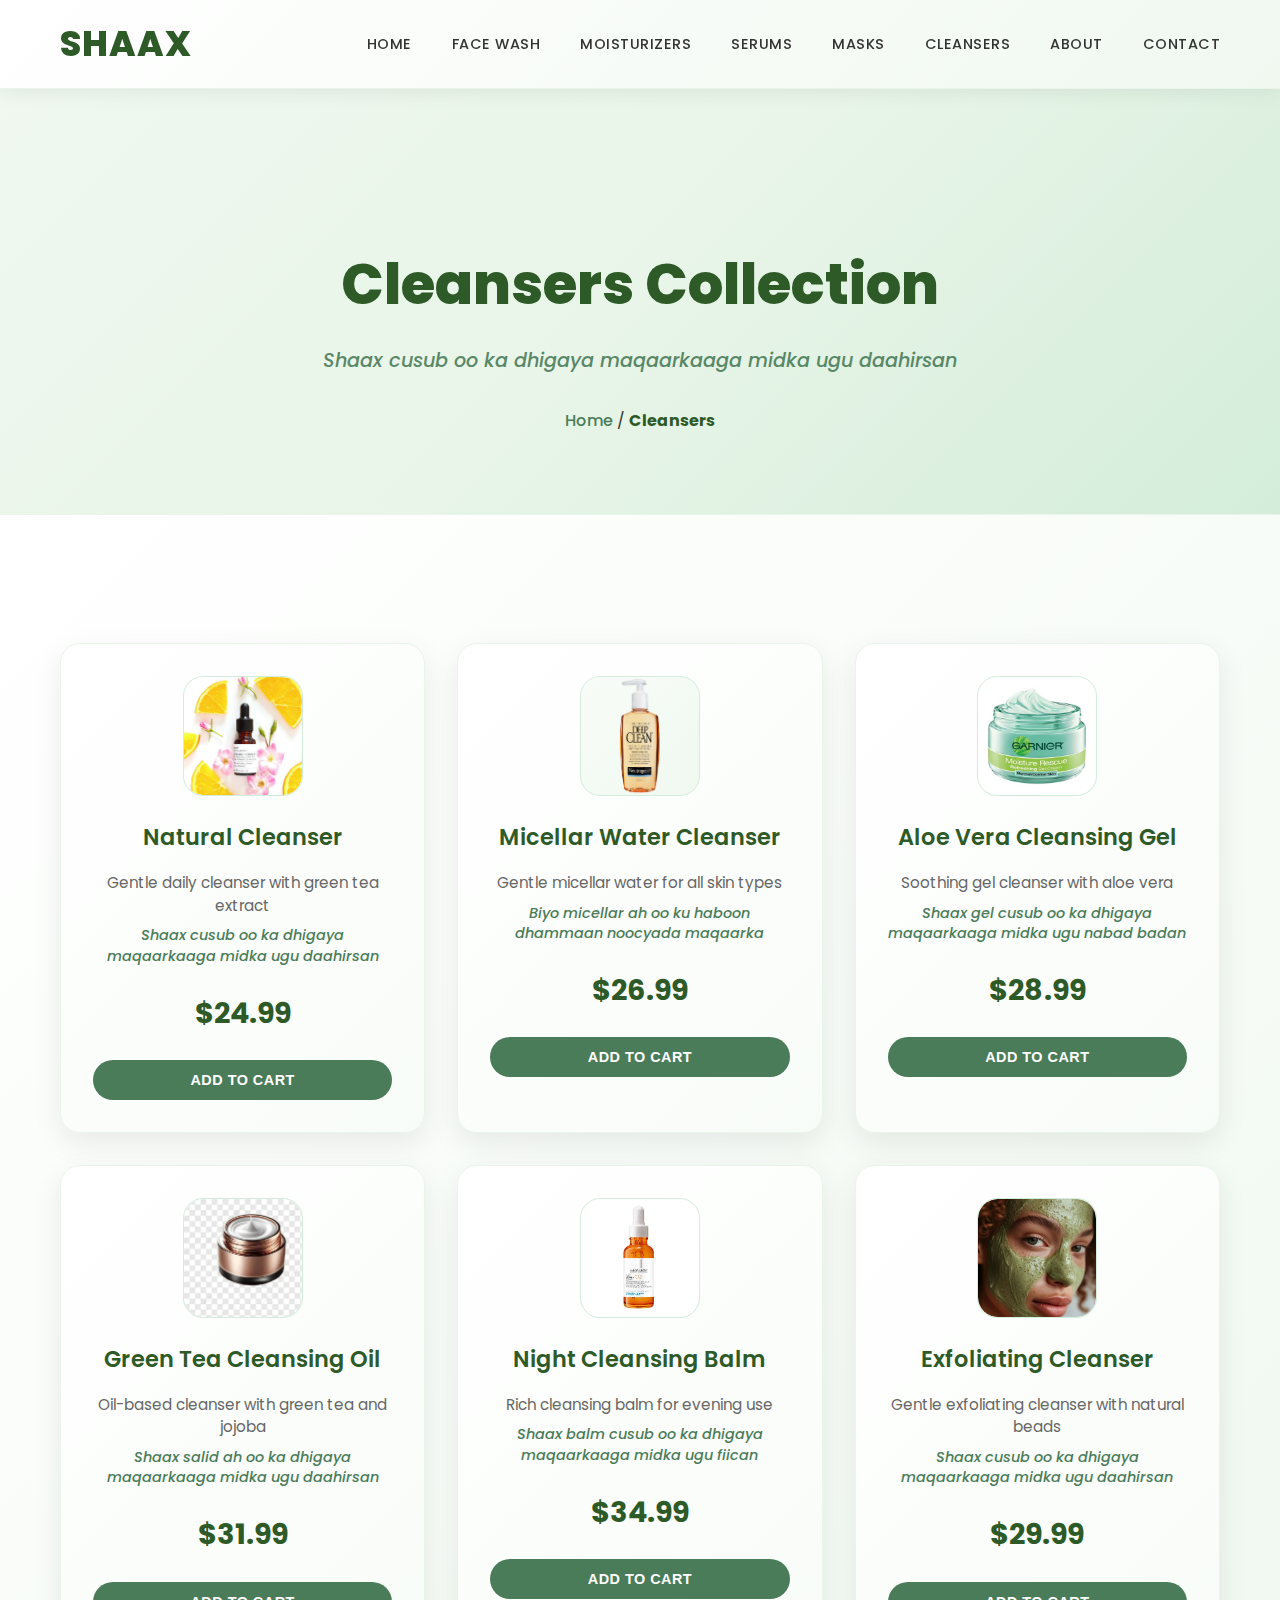
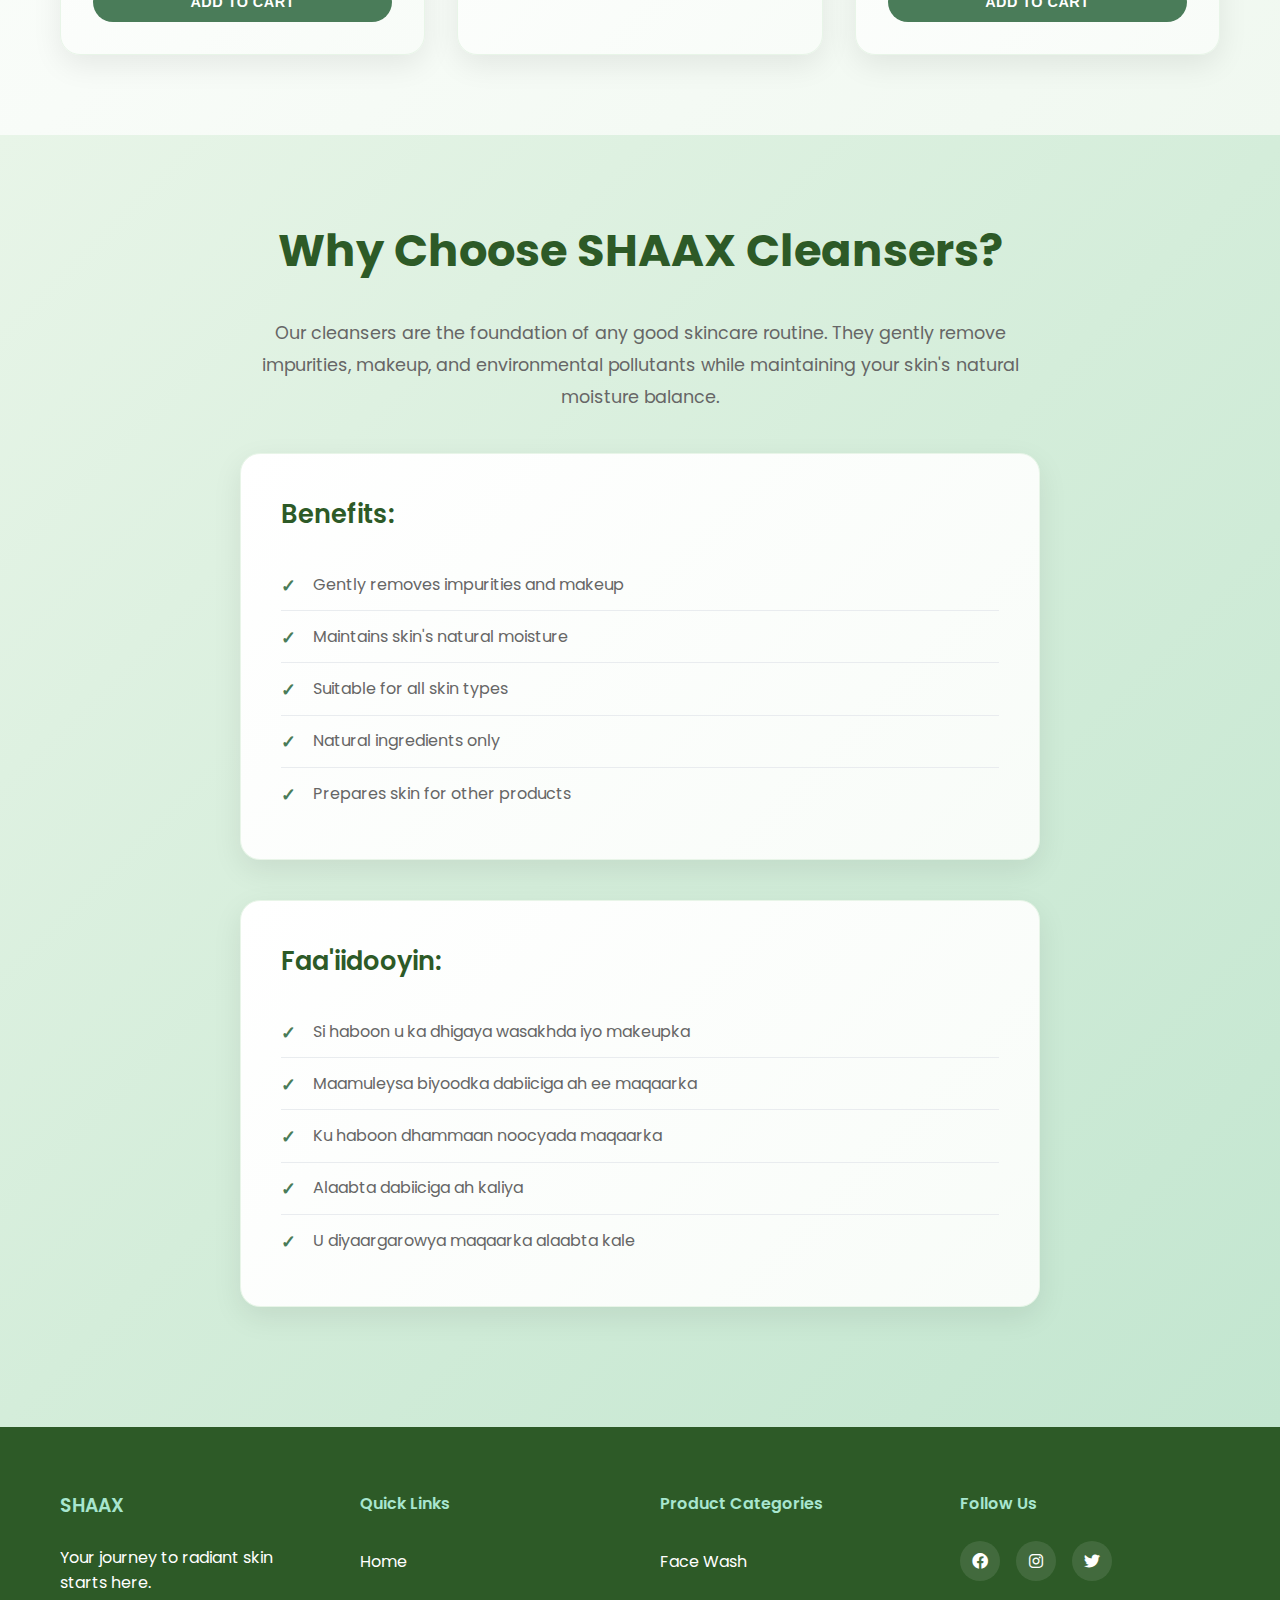
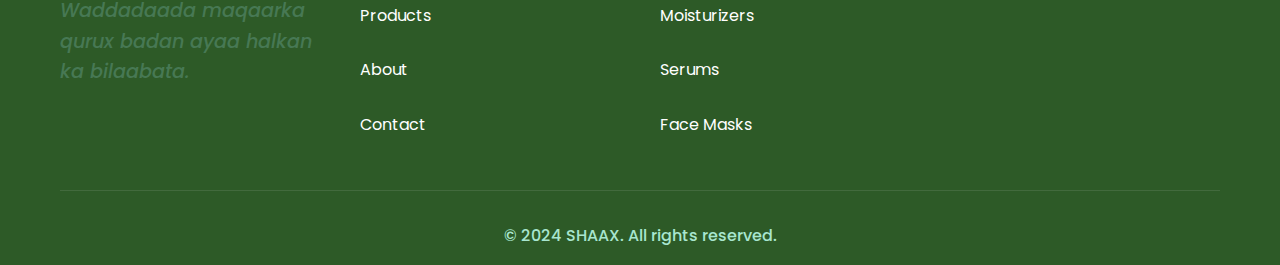
<file: cleansers.html>
<!DOCTYPE html>
<html lang="en">
<head>
    <meta charset="UTF-8">
    <meta name="viewport" content="width=device-width, initial-scale=1.0">
    <title>Cleansers - SHAAX Skincare</title>
    <link rel="stylesheet" href="stylesheet.css">
    <link href="https://fonts.googleapis.com/css2?family=Poppins:wght@300;400;500;600;700&display=swap" rel="stylesheet">
    <link rel="stylesheet" href="https://cdnjs.cloudflare.com/ajax/libs/font-awesome/6.0.0/css/all.min.css">
</head>
<body>
    <!-- Navigation -->
    <nav class="navbar">
        <div class="nav-container">
            <div class="nav-logo">
                <h2>SHAAX</h2>
            </div>
            <ul class="nav-menu">
                <li><a href="index.html">Home</a></li>
                <li><a href="face-wash.html">Face Wash</a></li>
                <li><a href="moisturizers.html">Moisturizers</a></li>
                <li><a href="serums.html">Serums</a></li>
                <li><a href="masks.html">Masks</a></li>
                <li><a href="cleansers.html">Cleansers</a></li>
                <li><a href="index.html#about">About</a></li>
                <li><a href="index.html#contact">Contact</a></li>
            </ul>
            <div class="hamburger">
                <span></span>
                <span></span>
                <span></span>
            </div>
        </div>
    </nav>

    <!-- Page Header -->
    <section class="page-header">
        <div class="container">
            <h1>Cleansers Collection</h1>
            <p class="somali-text">Shaax cusub oo ka dhigaya maqaarkaaga midka ugu daahirsan</p>
            <nav class="breadcrumb">
                <a href="index.html">Home</a> / <span>Cleansers</span>
            </nav>
        </div>
    </section>

    <!-- Products Grid -->
    <section class="category-products">
        <div class="container">
            <div class="products-grid">
                <div class="product-card">
                    <div class="product-image">
                        <img src="images/Evolve_Organic_Beauty_Bio-Retinol___C_Booster_Lifestyle_06_500x.webp" alt="Natural Cleanser" onerror="this.style.display='none'; this.nextElementSibling.style.display='flex';">
                        <i class="fas fa-spa" style="display: none;"></i>
                    </div>
                    <h3>Natural Cleanser</h3>
                    <p class="english-desc">Gentle daily cleanser with green tea extract</p>
                    <p class="somali-desc">Shaax cusub oo ka dhigaya maqaarkaaga midka ugu daahirsan</p>
                    <span class="price">$24.99</span>
                    <button class="buy-button">Add to Cart</button>
                </div>

                <div class="product-card">
                    <div class="product-image">
                        <img src="images/f3.png" alt="Micellar Water Cleanser" onerror="this.style.display='none'; this.nextElementSibling.style.display='flex';">
                        <i class="fas fa-tint" style="display: none;"></i>
                    </div>
                    <h3>Micellar Water Cleanser</h3>
                    <p class="english-desc">Gentle micellar water for all skin types</p>
                    <p class="somali-desc">Biyo micellar ah oo ku haboon dhammaan noocyada maqaarka</p>
                    <span class="price">$26.99</span>
                    <button class="buy-button">Add to Cart</button>
                </div>

                <div class="product-card">
                    <div class="product-image">
                        <img src="images/labo.jpg" alt="Aloe Vera Cleansing Gel" onerror="this.style.display='none'; this.nextElementSibling.style.display='flex';">
                        <i class="fas fa-seedling" style="display: none;"></i>
                    </div>
                    <h3>Aloe Vera Cleansing Gel</h3>
                    <p class="english-desc">Soothing gel cleanser with aloe vera</p>
                    <p class="somali-desc">Shaax gel cusub oo ka dhigaya maqaarkaaga midka ugu nabad badan</p>
                    <span class="price">$28.99</span>
                    <button class="buy-button">Add to Cart</button>
                </div>

                <div class="product-card">
                    <div class="product-image">
                        <img src="images/kow.webp" alt="Green Tea Cleansing Oil" onerror="this.style.display='none'; this.nextElementSibling.style.display='flex';">
                        <i class="fas fa-leaf" style="display: none;"></i>
                    </div>
                    <h3>Green Tea Cleansing Oil</h3>
                    <p class="english-desc">Oil-based cleanser with green tea and jojoba</p>
                    <p class="somali-desc">Shaax salid ah oo ka dhigaya maqaarkaaga midka ugu daahirsan</p>
                    <span class="price">$31.99</span>
                    <button class="buy-button">Add to Cart</button>
                </div>

                <div class="product-card">
                    <div class="product-image">
                        <img src="images/LRP_0055_1_new.webp" alt="Night Cleansing Balm" onerror="this.style.display='none'; this.nextElementSibling.style.display='flex';">
                        <i class="fas fa-moon" style="display: none;"></i>
                    </div>
                    <h3>Night Cleansing Balm</h3>
                    <p class="english-desc">Rich cleansing balm for evening use</p>
                    <p class="somali-desc">Shaax balm cusub oo ka dhigaya maqaarkaaga midka ugu fiican</p>
                    <span class="price">$34.99</span>
                    <button class="buy-button">Add to Cart</button>
                </div>

                <div class="product-card">
                    <div class="product-image">
                        <img src="images/cHJpdmF0ZS9sci9pbWFnZXMvd2Vic2l0ZS8yMDI0LTAyL3Jhd3BpeGVsX29mZmljZV81MV9zdXBlcl9jbG9zZS11cF9hX3Bob3RvX29mX3dvbWVuX3dpdGhfZ3JlZW5fZl81ZWMzOGU3OS0xOGU5LTQzNTYtODhjMC0yN2QyYTU1NGRiNmJfMS5qcGc.jpg" alt="Exfoliating Cleanser" onerror="this.style.display='none'; this.nextElementSibling.style.display='flex';">
                        <i class="fas fa-star" style="display: none;"></i>
                    </div>
                    <h3>Exfoliating Cleanser</h3>
                    <p class="english-desc">Gentle exfoliating cleanser with natural beads</p>
                    <p class="somali-desc">Shaax cusub oo ka dhigaya maqaarkaaga midka ugu daahirsan</p>
                    <span class="price">$29.99</span>
                    <button class="buy-button">Add to Cart</button>
                </div>
            </div>
        </div>
    </section>

    <!-- Category Info -->
    <section class="category-info">
        <div class="container">
            <div class="info-content">
                <div class="info-text">
                    <h2>Why Choose SHAAX Cleansers?</h2>
                    <p>Our cleansers are the foundation of any good skincare routine. They gently remove impurities, makeup, and environmental pollutants while maintaining your skin's natural moisture balance.</p>
                    <div class="benefits">
                        <h3>Benefits:</h3>
                        <ul>
                            <li>Gently removes impurities and makeup</li>
                            <li>Maintains skin's natural moisture</li>
                            <li>Suitable for all skin types</li>
                            <li>Natural ingredients only</li>
                            <li>Prepares skin for other products</li>
                        </ul>
                    </div>
                    <div class="somali-benefits">
                        <h3>Faa'iidooyin:</h3>
                        <ul>
                            <li>Si haboon u ka dhigaya wasakhda iyo makeupka</li>
                            <li>Maamuleysa biyoodka dabiiciga ah ee maqaarka</li>
                            <li>Ku haboon dhammaan noocyada maqaarka</li>
                            <li>Alaabta dabiiciga ah kaliya</li>
                            <li>U diyaargarowya maqaarka alaabta kale</li>
                        </ul>
                    </div>
                </div>
            </div>
        </div>
    </section>

    <!-- Footer -->
    <footer class="footer">
        <div class="container">
            <div class="footer-content">
                <div class="footer-section">
                    <h3>SHAAX</h3>
                    <p>Your journey to radiant skin starts here.</p>
                    <p class="somali-text">Waddadaada maqaarka qurux badan ayaa halkan ka bilaabata.</p>
                </div>
                <div class="footer-section">
                    <h4>Quick Links</h4>
                    <ul>
                        <li><a href="index.html">Home</a></li>
                        <li><a href="index.html#products">Products</a></li>
                        <li><a href="index.html#about">About</a></li>
                        <li><a href="index.html#contact">Contact</a></li>
                    </ul>
                </div>
                <div class="footer-section">
                    <h4>Product Categories</h4>
                    <ul>
                        <li><a href="face-wash.html">Face Wash</a></li>
                        <li><a href="moisturizers.html">Moisturizers</a></li>
                        <li><a href="serums.html">Serums</a></li>
                        <li><a href="masks.html">Face Masks</a></li>
                    </ul>
                </div>
                <div class="footer-section">
                    <h4>Follow Us</h4>
                    <div class="social-links">
                        <a href="#"><i class="fab fa-facebook"></i></a>
                        <a href="#"><i class="fab fa-instagram"></i></a>
                        <a href="#"><i class="fab fa-twitter"></i></a>
                    </div>
                </div>
            </div>
            <div class="footer-bottom">
                <p>&copy; 2024 SHAAX. All rights reserved.</p>
            </div>
        </div>
    </footer>

    <script>
        // Mobile menu toggle
        const hamburger = document.querySelector('.hamburger');
        const navMenu = document.querySelector('.nav-menu');

        hamburger.addEventListener('click', () => {
            hamburger.classList.toggle('active');
            navMenu.classList.toggle('active');
        });

        // Add to cart functionality
        document.querySelectorAll('.buy-button').forEach(button => {
            button.addEventListener('click', function() {
                const productName = this.parentElement.querySelector('h3').textContent;
                alert(`Added ${productName} to cart!`);
                
                // Change button text temporarily
                const originalText = this.textContent;
                this.textContent = 'Added!';
                this.style.background = '#27ae60';
                
                setTimeout(() => {
                    this.textContent = originalText;
                    this.style.background = '';
                }, 2000);
            });
        });
    </script>
</body>
</html>
</file>
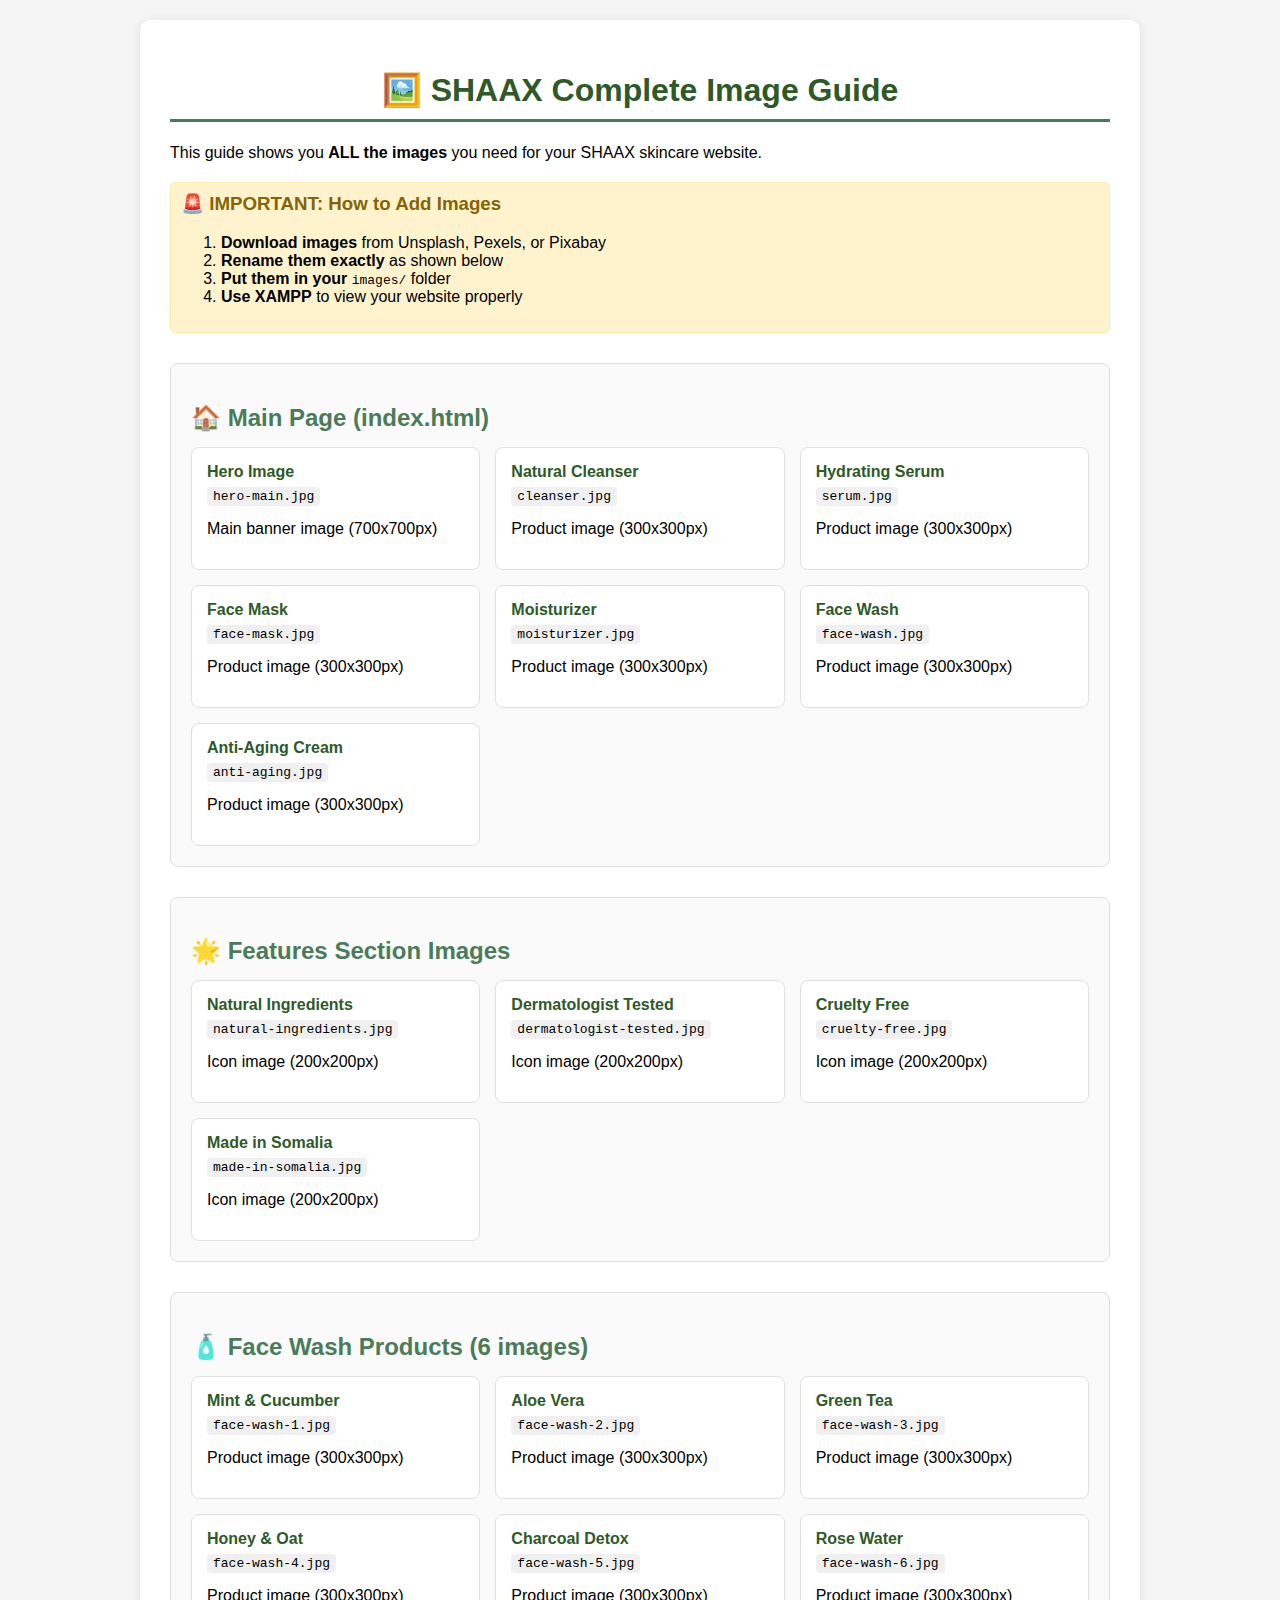
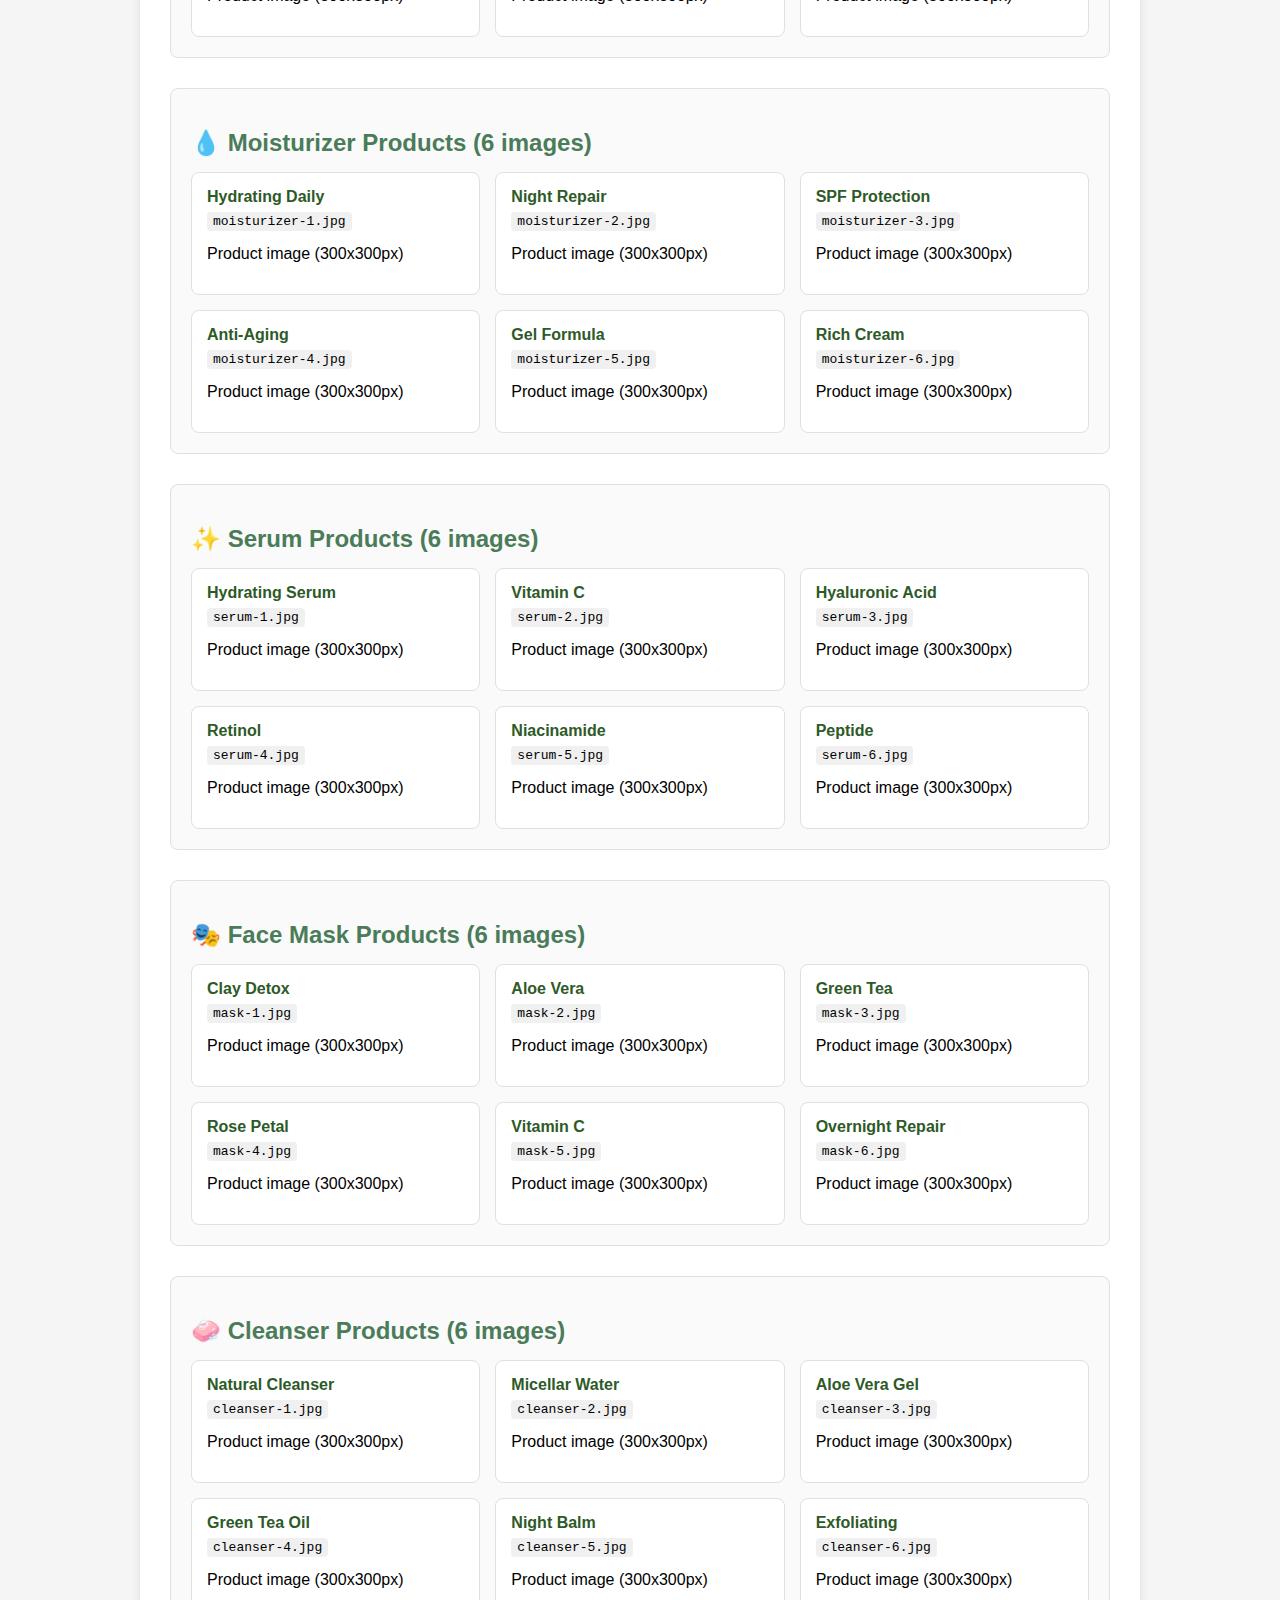
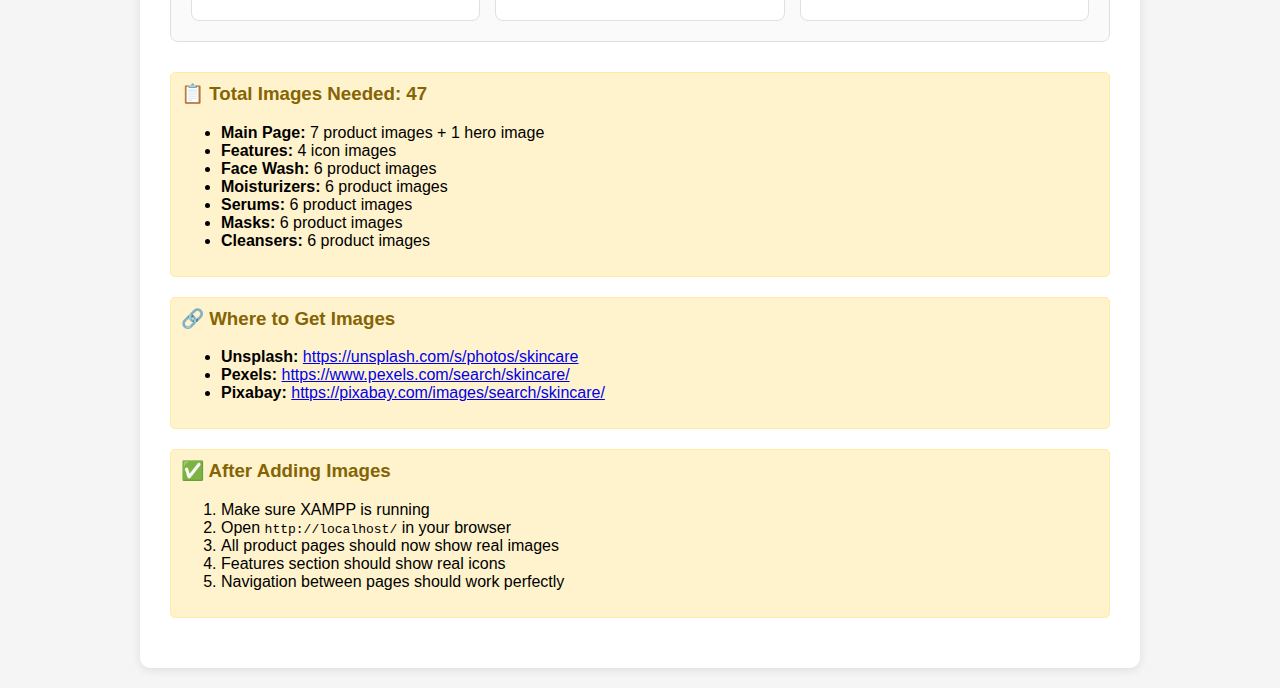
<file: complete-image-guide.html>
<!DOCTYPE html>
<html lang="en">
<head>
    <meta charset="UTF-8">
    <meta name="viewport" content="width=device-width, initial-scale=1.0">
    <title>SHAAX Complete Image Guide - All Images You Need</title>
    <style>
        body {
            font-family: Arial, sans-serif;
            max-width: 1000px;
            margin: 0 auto;
            padding: 20px;
            background: #f5f5f5;
        }
        .container {
            background: white;
            padding: 30px;
            border-radius: 10px;
            box-shadow: 0 2px 10px rgba(0,0,0,0.1);
        }
        h1 {
            color: #2d5a27;
            text-align: center;
            border-bottom: 3px solid #4a7c59;
            padding-bottom: 10px;
        }
        .image-section {
            margin: 30px 0;
            padding: 20px;
            border: 1px solid #e0e0e0;
            border-radius: 8px;
            background: #fafafa;
        }
        .image-section h2 {
            color: #4a7c59;
            margin-bottom: 15px;
        }
        .image-list {
            display: grid;
            grid-template-columns: repeat(auto-fit, minmax(250px, 1fr));
            gap: 15px;
            margin-top: 15px;
        }
        .image-item {
            background: white;
            padding: 15px;
            border-radius: 8px;
            border: 1px solid #e0e0e0;
        }
        .image-item strong {
            color: #2d5a27;
            display: block;
            margin-bottom: 5px;
        }
        .image-item code {
            background: #f0f0f0;
            padding: 2px 6px;
            border-radius: 4px;
            font-family: monospace;
        }
        .priority {
            background: #fff3cd;
            border: 1px solid #ffeaa7;
            padding: 10px;
            border-radius: 5px;
            margin: 20px 0;
        }
        .priority h3 {
            color: #856404;
            margin-top: 0;
        }
    </style>
</head>
<body>
    <div class="container">
        <h1>🖼️ SHAAX Complete Image Guide</h1>
        <p>This guide shows you <strong>ALL the images</strong> you need for your SHAAX skincare website.</p>
        
        <div class="priority">
            <h3>🚨 IMPORTANT: How to Add Images</h3>
            <ol>
                <li><strong>Download images</strong> from Unsplash, Pexels, or Pixabay</li>
                <li><strong>Rename them exactly</strong> as shown below</li>
                <li><strong>Put them in your</strong> <code>images/</code> folder</li>
                <li><strong>Use XAMPP</strong> to view your website properly</li>
            </ol>
        </div>

        <div class="image-section">
            <h2>🏠 Main Page (index.html)</h2>
            <div class="image-list">
                <div class="image-item">
                    <strong>Hero Image</strong>
                    <code>hero-main.jpg</code>
                    <p>Main banner image (700x700px)</p>
                </div>
                <div class="image-item">
                    <strong>Natural Cleanser</strong>
                    <code>cleanser.jpg</code>
                    <p>Product image (300x300px)</p>
                </div>
                <div class="image-item">
                    <strong>Hydrating Serum</strong>
                    <code>serum.jpg</code>
                    <p>Product image (300x300px)</p>
                </div>
                <div class="image-item">
                    <strong>Face Mask</strong>
                    <code>face-mask.jpg</code>
                    <p>Product image (300x300px)</p>
                </div>
                <div class="image-item">
                    <strong>Moisturizer</strong>
                    <code>moisturizer.jpg</code>
                    <p>Product image (300x300px)</p>
                </div>
                <div class="image-item">
                    <strong>Face Wash</strong>
                    <code>face-wash.jpg</code>
                    <p>Product image (300x300px)</p>
                </div>
                <div class="image-item">
                    <strong>Anti-Aging Cream</strong>
                    <code>anti-aging.jpg</code>
                    <p>Product image (300x300px)</p>
                </div>
            </div>
        </div>

        <div class="image-section">
            <h2>🌟 Features Section Images</h2>
            <div class="image-list">
                <div class="image-item">
                    <strong>Natural Ingredients</strong>
                    <code>natural-ingredients.jpg</code>
                    <p>Icon image (200x200px)</p>
                </div>
                <div class="image-item">
                    <strong>Dermatologist Tested</strong>
                    <code>dermatologist-tested.jpg</code>
                    <p>Icon image (200x200px)</p>
                </div>
                <div class="image-item">
                    <strong>Cruelty Free</strong>
                    <code>cruelty-free.jpg</code>
                    <p>Icon image (200x200px)</p>
                </div>
                <div class="image-item">
                    <strong>Made in Somalia</strong>
                    <code>made-in-somalia.jpg</code>
                    <p>Icon image (200x200px)</p>
                </div>
            </div>
        </div>

        <div class="image-section">
            <h2>🧴 Face Wash Products (6 images)</h2>
            <div class="image-list">
                <div class="image-item">
                    <strong>Mint & Cucumber</strong>
                    <code>face-wash-1.jpg</code>
                    <p>Product image (300x300px)</p>
                </div>
                <div class="image-item">
                    <strong>Aloe Vera</strong>
                    <code>face-wash-2.jpg</code>
                    <p>Product image (300x300px)</p>
                </div>
                <div class="image-item">
                    <strong>Green Tea</strong>
                    <code>face-wash-3.jpg</code>
                    <p>Product image (300x300px)</p>
                </div>
                <div class="image-item">
                    <strong>Honey & Oat</strong>
                    <code>face-wash-4.jpg</code>
                    <p>Product image (300x300px)</p>
                </div>
                <div class="image-item">
                    <strong>Charcoal Detox</strong>
                    <code>face-wash-5.jpg</code>
                    <p>Product image (300x300px)</p>
                </div>
                <div class="image-item">
                    <strong>Rose Water</strong>
                    <code>face-wash-6.jpg</code>
                    <p>Product image (300x300px)</p>
                </div>
            </div>
        </div>

        <div class="image-section">
            <h2>💧 Moisturizer Products (6 images)</h2>
            <div class="image-list">
                <div class="image-item">
                    <strong>Hydrating Daily</strong>
                    <code>moisturizer-1.jpg</code>
                    <p>Product image (300x300px)</p>
                </div>
                <div class="image-item">
                    <strong>Night Repair</strong>
                    <code>moisturizer-2.jpg</code>
                    <p>Product image (300x300px)</p>
                </div>
                <div class="image-item">
                    <strong>SPF Protection</strong>
                    <code>moisturizer-3.jpg</code>
                    <p>Product image (300x300px)</p>
                </div>
                <div class="image-item">
                    <strong>Anti-Aging</strong>
                    <code>moisturizer-4.jpg</code>
                    <p>Product image (300x300px)</p>
                </div>
                <div class="image-item">
                    <strong>Gel Formula</strong>
                    <code>moisturizer-5.jpg</code>
                    <p>Product image (300x300px)</p>
                </div>
                <div class="image-item">
                    <strong>Rich Cream</strong>
                    <code>moisturizer-6.jpg</code>
                    <p>Product image (300x300px)</p>
                </div>
            </div>
        </div>

        <div class="image-section">
            <h2>✨ Serum Products (6 images)</h2>
            <div class="image-list">
                <div class="image-item">
                    <strong>Hydrating Serum</strong>
                    <code>serum-1.jpg</code>
                    <p>Product image (300x300px)</p>
                </div>
                <div class="image-item">
                    <strong>Vitamin C</strong>
                    <code>serum-2.jpg</code>
                    <p>Product image (300x300px)</p>
                </div>
                <div class="image-item">
                    <strong>Hyaluronic Acid</strong>
                    <code>serum-3.jpg</code>
                    <p>Product image (300x300px)</p>
                </div>
                <div class="image-item">
                    <strong>Retinol</strong>
                    <code>serum-4.jpg</code>
                    <p>Product image (300x300px)</p>
                </div>
                <div class="image-item">
                    <strong>Niacinamide</strong>
                    <code>serum-5.jpg</code>
                    <p>Product image (300x300px)</p>
                </div>
                <div class="image-item">
                    <strong>Peptide</strong>
                    <code>serum-6.jpg</code>
                    <p>Product image (300x300px)</p>
                </div>
            </div>
        </div>

        <div class="image-section">
            <h2>🎭 Face Mask Products (6 images)</h2>
            <div class="image-list">
                <div class="image-item">
                    <strong>Clay Detox</strong>
                    <code>mask-1.jpg</code>
                    <p>Product image (300x300px)</p>
                </div>
                <div class="image-item">
                    <strong>Aloe Vera</strong>
                    <code>mask-2.jpg</code>
                    <p>Product image (300x300px)</p>
                </div>
                <div class="image-item">
                    <strong>Green Tea</strong>
                    <code>mask-3.jpg</code>
                    <p>Product image (300x300px)</p>
                </div>
                <div class="image-item">
                    <strong>Rose Petal</strong>
                    <code>mask-4.jpg</code>
                    <p>Product image (300x300px)</p>
                </div>
                <div class="image-item">
                    <strong>Vitamin C</strong>
                    <code>mask-5.jpg</code>
                    <p>Product image (300x300px)</p>
                </div>
                <div class="image-item">
                    <strong>Overnight Repair</strong>
                    <code>mask-6.jpg</code>
                    <p>Product image (300x300px)</p>
                </div>
            </div>
        </div>

        <div class="image-section">
            <h2>🧼 Cleanser Products (6 images)</h2>
            <div class="image-list">
                <div class="image-item">
                    <strong>Natural Cleanser</strong>
                    <code>cleanser-1.jpg</code>
                    <p>Product image (300x300px)</p>
                </div>
                <div class="image-item">
                    <strong>Micellar Water</strong>
                    <code>cleanser-2.jpg</code>
                    <p>Product image (300x300px)</p>
                </div>
                <div class="image-item">
                    <strong>Aloe Vera Gel</strong>
                    <code>cleanser-3.jpg</code>
                    <p>Product image (300x300px)</p>
                </div>
                <div class="image-item">
                    <strong>Green Tea Oil</strong>
                    <code>cleanser-4.jpg</code>
                    <p>Product image (300x300px)</p>
                </div>
                <div class="image-item">
                    <strong>Night Balm</strong>
                    <code>cleanser-5.jpg</code>
                    <p>Product image (300x300px)</p>
                </div>
                <div class="image-item">
                    <strong>Exfoliating</strong>
                    <code>cleanser-6.jpg</code>
                    <p>Product image (300x300px)</p>
                </div>
            </div>
        </div>

        <div class="priority">
            <h3>📋 Total Images Needed: 47</h3>
            <ul>
                <li><strong>Main Page:</strong> 7 product images + 1 hero image</li>
                <li><strong>Features:</strong> 4 icon images</li>
                <li><strong>Face Wash:</strong> 6 product images</li>
                <li><strong>Moisturizers:</strong> 6 product images</li>
                <li><strong>Serums:</strong> 6 product images</li>
                <li><strong>Masks:</strong> 6 product images</li>
                <li><strong>Cleansers:</strong> 6 product images</li>
            </ul>
        </div>

        <div class="priority">
            <h3>🔗 Where to Get Images</h3>
            <ul>
                <li><strong>Unsplash:</strong> <a href="https://unsplash.com/s/photos/skincare" target="_blank">https://unsplash.com/s/photos/skincare</a></li>
                <li><strong>Pexels:</strong> <a href="https://www.pexels.com/search/skincare/" target="_blank">https://www.pexels.com/search/skincare/</a></li>
                <li><strong>Pixabay:</strong> <a href="https://pixabay.com/images/search/skincare/" target="_blank">https://pixabay.com/images/search/skincare/</a></li>
            </ul>
        </div>

        <div class="priority">
            <h3>✅ After Adding Images</h3>
            <ol>
                <li>Make sure XAMPP is running</li>
                <li>Open <code>http://localhost/</code> in your browser</li>
                <li>All product pages should now show real images</li>
                <li>Features section should show real icons</li>
                <li>Navigation between pages should work perfectly</li>
            </ol>
        </div>
    </div>
</body>
</html>
</file>
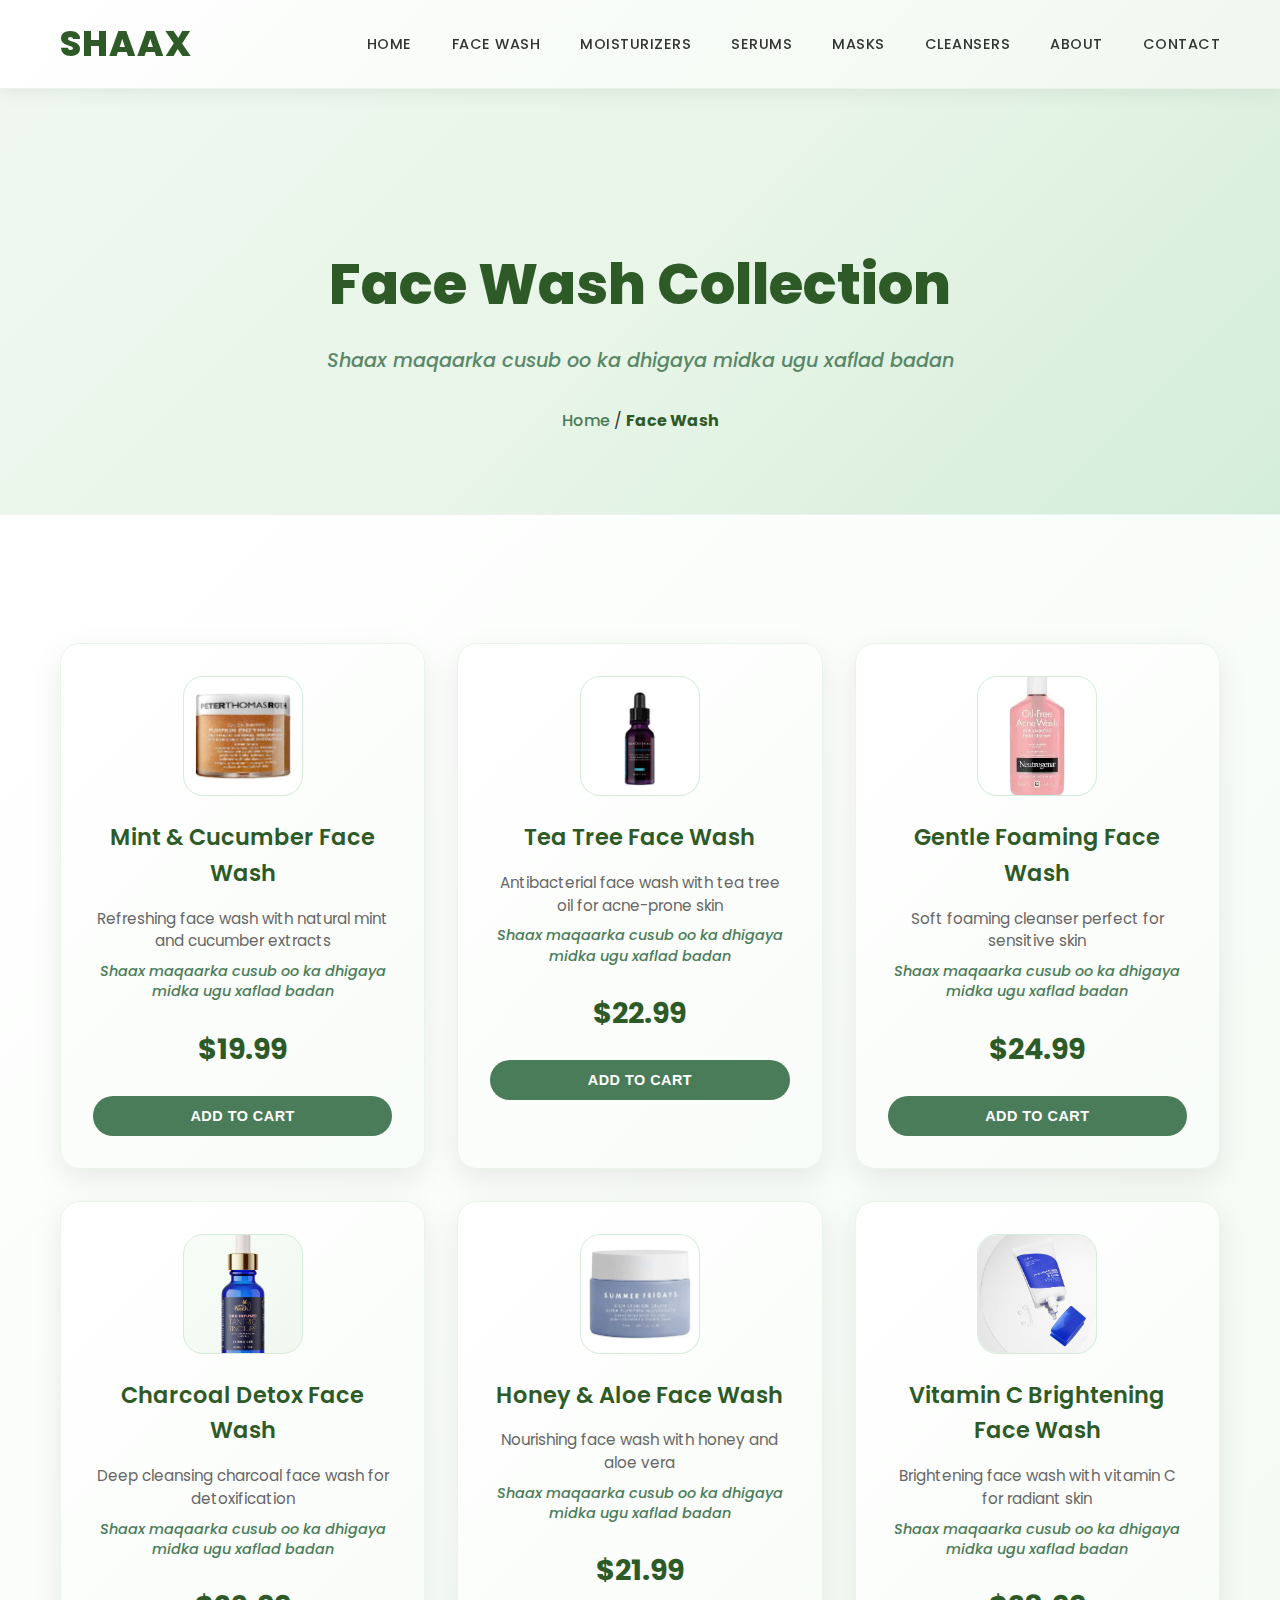
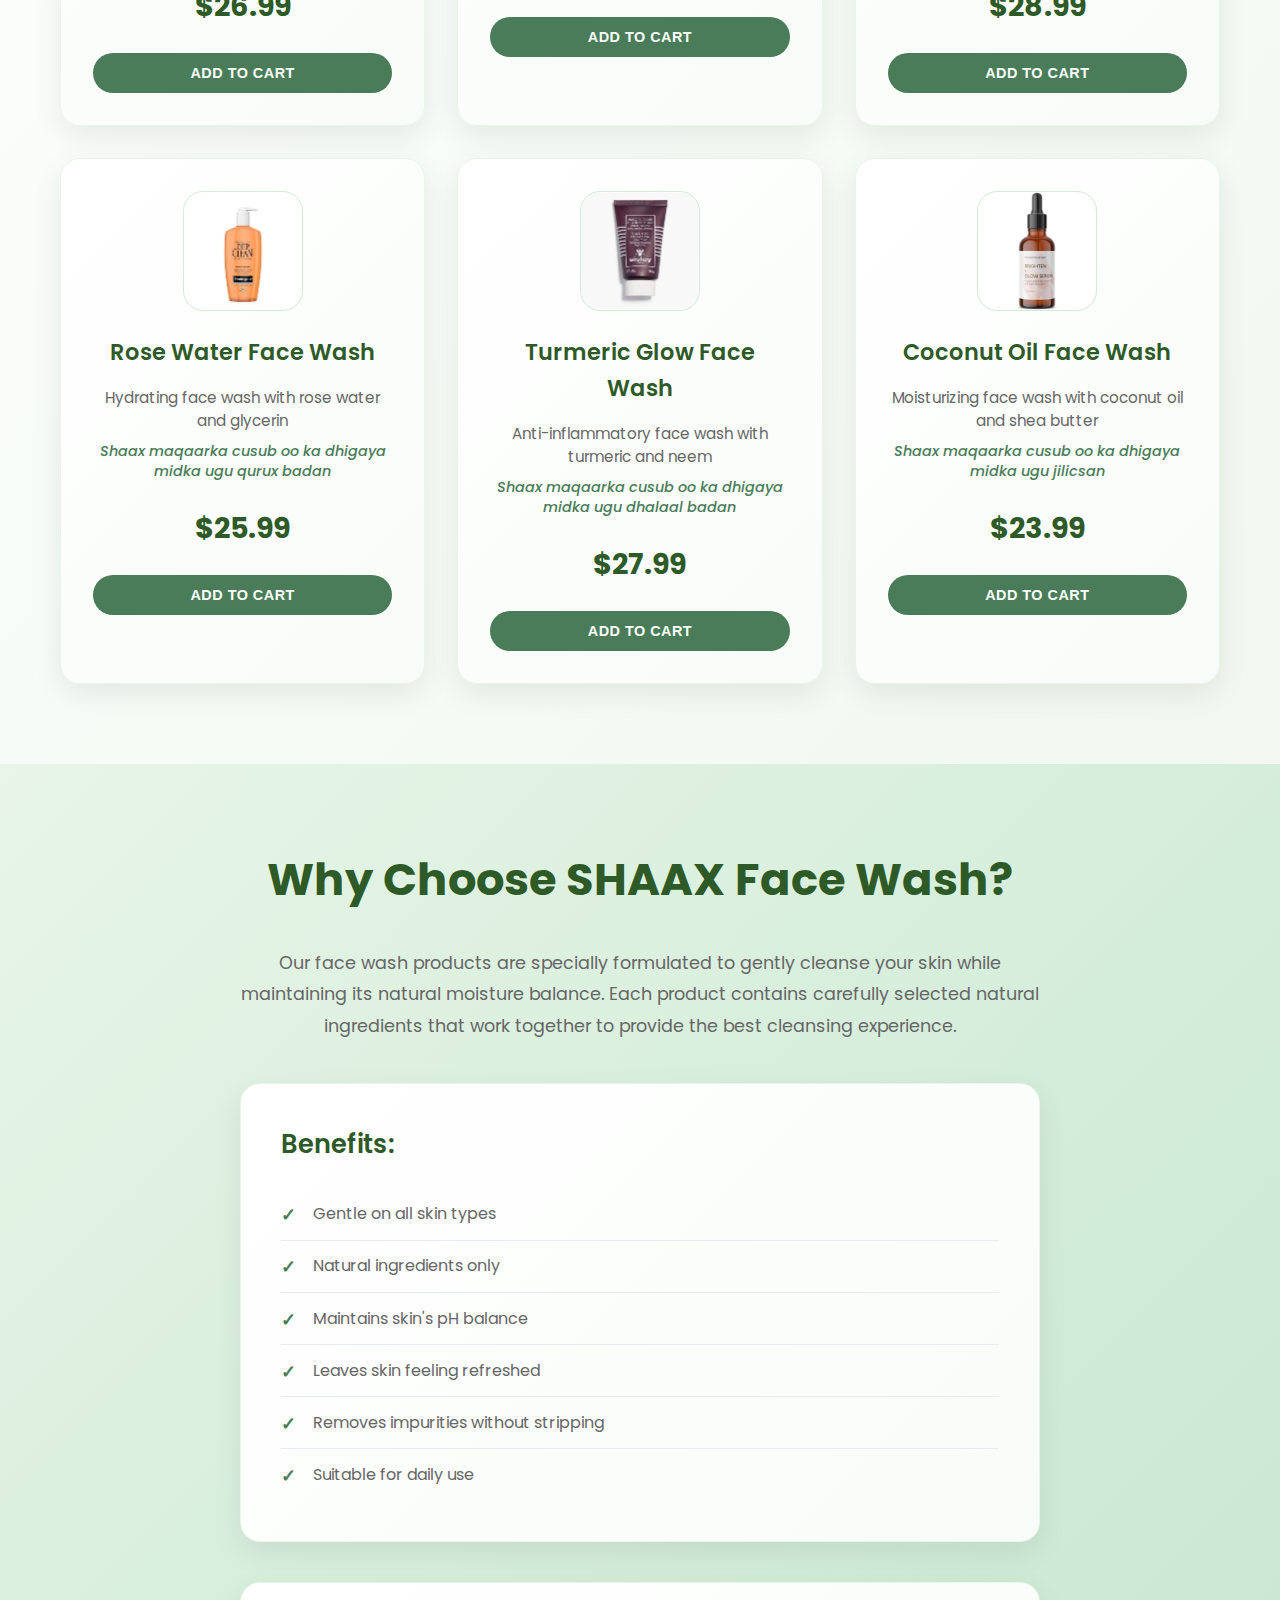
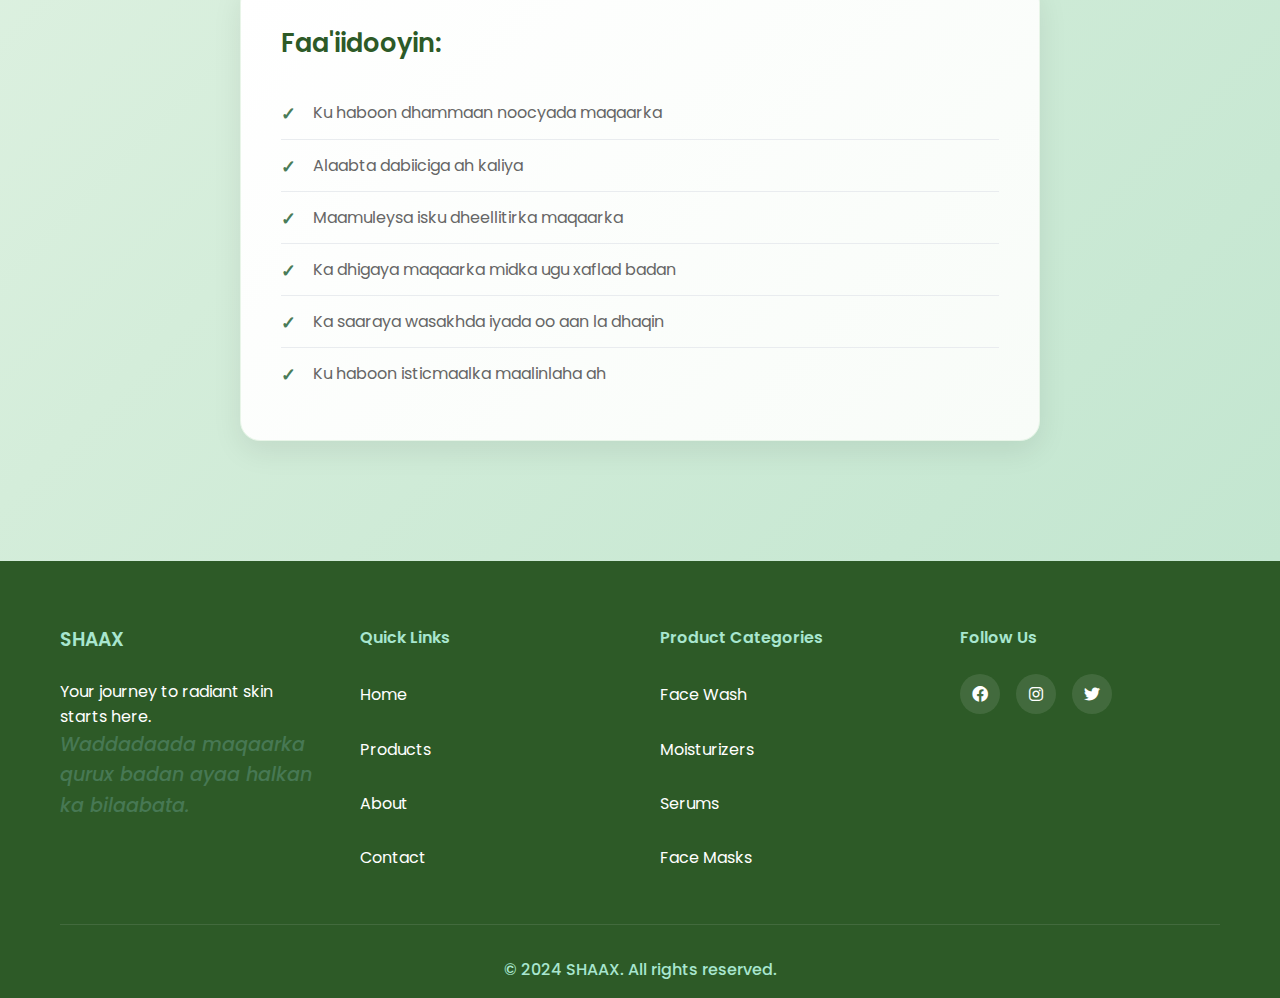
<file: face-wash.html>
<!DOCTYPE html>
<html lang="en">
<head>
    <meta charset="UTF-8">
    <meta name="viewport" content="width=device-width, initial-scale=1.0">
    <title>Face Wash Collection - SHAAX Skincare</title>
    <link rel="stylesheet" href="stylesheet.css">
    <link href="https://fonts.googleapis.com/css2?family=Poppins:wght@300;400;500;600;700&display=swap" rel="stylesheet">
    <link rel="stylesheet" href="https://cdnjs.cloudflare.com/ajax/libs/font-awesome/6.0.0/css/all.min.css">
</head>
<body>
    <!-- Navigation -->
    <nav class="navbar">
        <div class="nav-container">
            <div class="nav-logo">
                <h2>SHAAX</h2>
            </div>
            <ul class="nav-menu">
                <li><a href="index.html">Home</a></li>
                <li><a href="face-wash.html">Face Wash</a></li>
                <li><a href="moisturizers.html">Moisturizers</a></li>
                <li><a href="serums.html">Serums</a></li>
                <li><a href="masks.html">Masks</a></li>
                <li><a href="cleansers.html">Cleansers</a></li>
                <li><a href="index.html#about">About</a></li>
                <li><a href="index.html#contact">Contact</a></li>
            </ul>
            <div class="hamburger">
                <span></span>
                <span></span>
                <span></span>
            </div>
        </div>
    </nav>

    <!-- Page Header -->
    <section class="page-header">
        <div class="container">
            <h1>Face Wash Collection</h1>
            <p class="somali-text">Shaax maqaarka cusub oo ka dhigaya midka ugu xaflad badan</p>
            <nav class="breadcrumb">
                <a href="index.html">Home</a> / <span>Face Wash</span>
            </nav>
        </div>
    </section>

    <!-- Products Grid -->
    <section class="category-products">
        <div class="container">
            <div class="products-grid">
                <div class="product-card">
                    <div class="product-image">
                        <img src="images/y6.webp" alt="Mint & Cucumber Face Wash" onerror="this.style.display='none'; this.nextElementSibling.style.display='flex';">
                        <i class="fas fa-tint" style="display: none;"></i>
                    </div>
                    <h3>Mint & Cucumber Face Wash</h3>
                    <p class="english-desc">Refreshing face wash with natural mint and cucumber extracts</p>
                    <p class="somali-desc">Shaax maqaarka cusub oo ka dhigaya midka ugu xaflad badan</p>
                    <span class="price">$19.99</span>
                    <button class="buy-button">Add to Cart</button>
                </div>
                <div class="product-card">
                    <div class="product-image">
                        <img src="images/y7.webp" alt="Tea Tree Face Wash" onerror="this.style.display='none'; this.nextElementSibling.style.display='flex';">
                        <i class="fas fa-leaf" style="display: none;"></i>
                    </div>
                    <h3>Tea Tree Face Wash</h3>
                    <p class="english-desc">Antibacterial face wash with tea tree oil for acne-prone skin</p>
                    <p class="somali-desc">Shaax maqaarka cusub oo ka dhigaya midka ugu xaflad badan</p>
                    <span class="price">$22.99</span>
                    <button class="buy-button">Add to Cart</button>
                </div>
                <div class="product-card">
                    <div class="product-image">
                        <img src="images/rr4.webp" alt="Gentle Foaming Face Wash" onerror="this.style.display='none'; this.nextElementSibling.style.display='flex';">
                        <i class="fas fa-bubbles" style="display: none;"></i>
                    </div>
                    <h3>Gentle Foaming Face Wash</h3>
                    <p class="english-desc">Soft foaming cleanser perfect for sensitive skin</p>
                    <p class="somali-desc">Shaax maqaarka cusub oo ka dhigaya midka ugu xaflad badan</p>
                    <span class="price">$24.99</span>
                    <button class="buy-button">Add to Cart</button>
                </div>
                <div class="product-card">
                    <div class="product-image">
                        <img src="images/TantricTincture.webp" alt="Charcoal Detox Face Wash" onerror="this.style.display='none'; this.nextElementSibling.style.display='flex';">
                        <i class="fas fa-gem" style="display: none;"></i>
                    </div>
                    <h3>Charcoal Detox Face Wash</h3>
                    <p class="english-desc">Deep cleansing charcoal face wash for detoxification</p>
                    <p class="somali-desc">Shaax maqaarka cusub oo ka dhigaya midka ugu xaflad badan</p>
                    <span class="price">$26.99</span>
                    <button class="buy-button">Add to Cart</button>
                </div>
                <div class="product-card">
                    <div class="product-image">
                        <img src="images/OIP (1).webp" alt="Honey & Aloe Face Wash" onerror="this.style.display='none'; this.nextElementSibling.style.display='flex';">
                        <i class="fas fa-seedling" style="display: none;"></i>
                    </div>
                    <h3>Honey & Aloe Face Wash</h3>
                    <p class="english-desc">Nourishing face wash with honey and aloe vera</p>
                    <p class="somali-desc">Shaax maqaarka cusub oo ka dhigaya midka ugu xaflad badan</p>
                    <span class="price">$21.99</span>
                    <button class="buy-button">Add to Cart</button>
                </div>
                <div class="product-card">
                    <div class="product-image">
                        <img src="images/u7.webp" alt="Vitamin C Brightening Face Wash" onerror="this.style.display='none'; this.nextElementSibling.style.display='flex';">
                        <i class="fas fa-sun" style="display: none;"></i>
                    </div>
                    <h3>Vitamin C Brightening Face Wash</h3>
                    <p class="english-desc">Brightening face wash with vitamin C for radiant skin</p>
                    <p class="somali-desc">Shaax maqaarka cusub oo ka dhigaya midka ugu xaflad badan</p>
                    <span class="price">$28.99</span>
                    <button class="buy-button">Add to Cart</button>
                </div>
                <div class="product-card">
                    <div class="product-image">
                        <img src="images/r9.webp" alt="Rose Water Face Wash" onerror="this.style.display='none'; this.nextElementSibling.style.display='flex';">
                        <i class="fas fa-rose" style="display: none;"></i>
                    </div>
                    <h3>Rose Water Face Wash</h3>
                    <p class="english-desc">Hydrating face wash with rose water and glycerin</p>
                    <p class="somali-desc">Shaax maqaarka cusub oo ka dhigaya midka ugu qurux badan</p>
                    <span class="price">$25.99</span>
                    <button class="buy-button">Add to Cart</button>
                </div>
                <div class="product-card">
                    <div class="product-image">
                        <img src="images/t5.webp" alt="Turmeric Glow Face Wash" onerror="this.style.display='none'; this.nextElementSibling.style.display='flex';">
                        <i class="fas fa-star" style="display: none;"></i>
                    </div>
                    <h3>Turmeric Glow Face Wash</h3>
                    <p class="english-desc">Anti-inflammatory face wash with turmeric and neem</p>
                    <p class="somali-desc">Shaax maqaarka cusub oo ka dhigaya midka ugu dhalaal badan</p>
                    <span class="price">$27.99</span>
                    <button class="buy-button">Add to Cart</button>
                </div>
                <div class="product-card">
                    <div class="product-image">
                        <img src="images/t6.webp" alt="Coconut Oil Face Wash" onerror="this.style.display='none'; this.nextElementSibling.style.display='flex';">
                        <i class="fas fa-coconut" style="display: none;"></i>
                    </div>
                    <h3>Coconut Oil Face Wash</h3>
                    <p class="english-desc">Moisturizing face wash with coconut oil and shea butter</p>
                    <p class="somali-desc">Shaax maqaarka cusub oo ka dhigaya midka ugu jilicsan</p>
                    <span class="price">$23.99</span>
                    <button class="buy-button">Add to Cart</button>
                </div>
            </div>
        </div>
    </section>

    <!-- Category Information -->
    <section class="category-info">
        <div class="container">
            <div class="info-content">
                <div class="info-text">
                    <h2>Why Choose SHAAX Face Wash?</h2>
                    <p>Our face wash products are specially formulated to gently cleanse your skin while maintaining its natural moisture balance. Each product contains carefully selected natural ingredients that work together to provide the best cleansing experience.</p>
                    <div class="benefits">
                        <h3>Benefits:</h3>
                        <ul>
                            <li>Gentle on all skin types</li>
                            <li>Natural ingredients only</li>
                            <li>Maintains skin's pH balance</li>
                            <li>Leaves skin feeling refreshed</li>
                            <li>Removes impurities without stripping</li>
                            <li>Suitable for daily use</li>
                        </ul>
                    </div>
                    <div class="somali-benefits">
                        <h3>Faa'iidooyin:</h3>
                        <ul>
                            <li>Ku haboon dhammaan noocyada maqaarka</li>
                            <li>Alaabta dabiiciga ah kaliya</li>
                            <li>Maamuleysa isku dheellitirka maqaarka</li>
                            <li>Ka dhigaya maqaarka midka ugu xaflad badan</li>
                            <li>Ka saaraya wasakhda iyada oo aan la dhaqin</li>
                            <li>Ku haboon isticmaalka maalinlaha ah</li>
                        </ul>
                    </div>
                </div>
            </div>
        </div>
    </section>

    <!-- Footer -->
    <footer class="footer">
        <div class="container">
            <div class="footer-content">
                <div class="footer-section">
                    <h3>SHAAX</h3>
                    <p>Your journey to radiant skin starts here.</p>
                    <p class="somali-text">Waddadaada maqaarka qurux badan ayaa halkan ka bilaabata.</p>
                </div>
                <div class="footer-section">
                    <h4>Quick Links</h4>
                    <ul>
                        <li><a href="index.html">Home</a></li>
                        <li><a href="index.html#products">Products</a></li>
                        <li><a href="index.html#about">About</a></li>
                        <li><a href="index.html#contact">Contact</a></li>
                    </ul>
                </div>
                <div class="footer-section">
                    <h4>Product Categories</h4>
                    <ul>
                        <li><a href="face-wash.html">Face Wash</a></li>
                        <li><a href="moisturizers.html">Moisturizers</a></li>
                        <li><a href="serums.html">Serums</a></li>
                        <li><a href="masks.html">Face Masks</a></li>
                    </ul>
                </div>
                <div class="footer-section">
                    <h4>Follow Us</h4>
                    <div class="social-links">
                        <a href="#"><i class="fab fa-facebook"></i></a>
                        <a href="#"><i class="fab fa-instagram"></i></a>
                        <a href="#"><i class="fab fa-twitter"></i></a>
                    </div>
                </div>
            </div>
            <div class="footer-bottom">
                <p>&copy; 2024 SHAAX. All rights reserved.</p>
            </div>
        </div>
    </footer>

    <script>
        // Mobile menu toggle
        const hamburger = document.querySelector('.hamburger');
        const navMenu = document.querySelector('.nav-menu');

        hamburger.addEventListener('click', () => {
            hamburger.classList.toggle('active');
            navMenu.classList.toggle('active');
        });

        // Add to cart functionality
        document.querySelectorAll('.buy-button').forEach(button => {
            button.addEventListener('click', function() {
                const productName = this.parentElement.querySelector('h3').textContent;
                alert(`Added ${productName} to cart!`);
                
                // Change button text temporarily
                const originalText = this.textContent;
                this.textContent = 'Added!';
                this.style.background = '#27ae60';
                
                setTimeout(() => {
                    this.textContent = originalText;
                    this.style.background = '';
                }, 2000);
            });
        });
    </script>
</body>
</html>
</file>
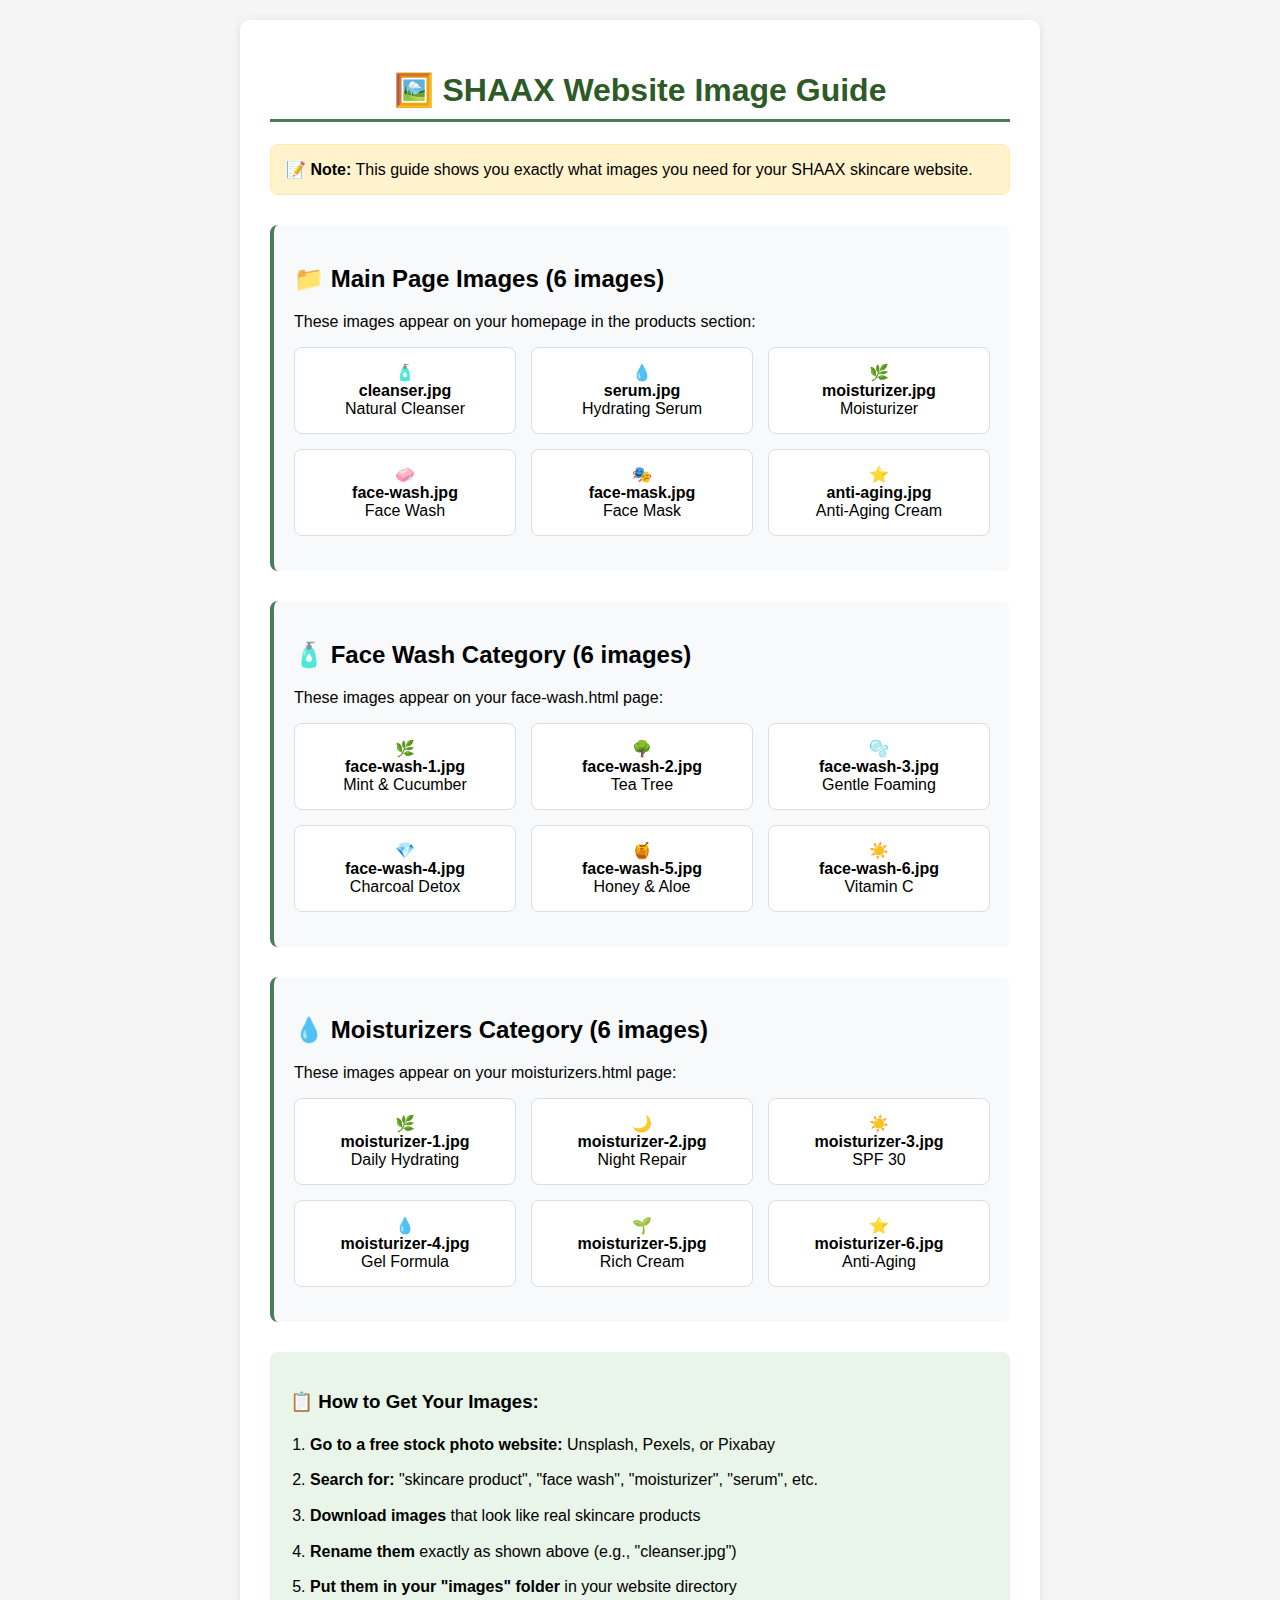
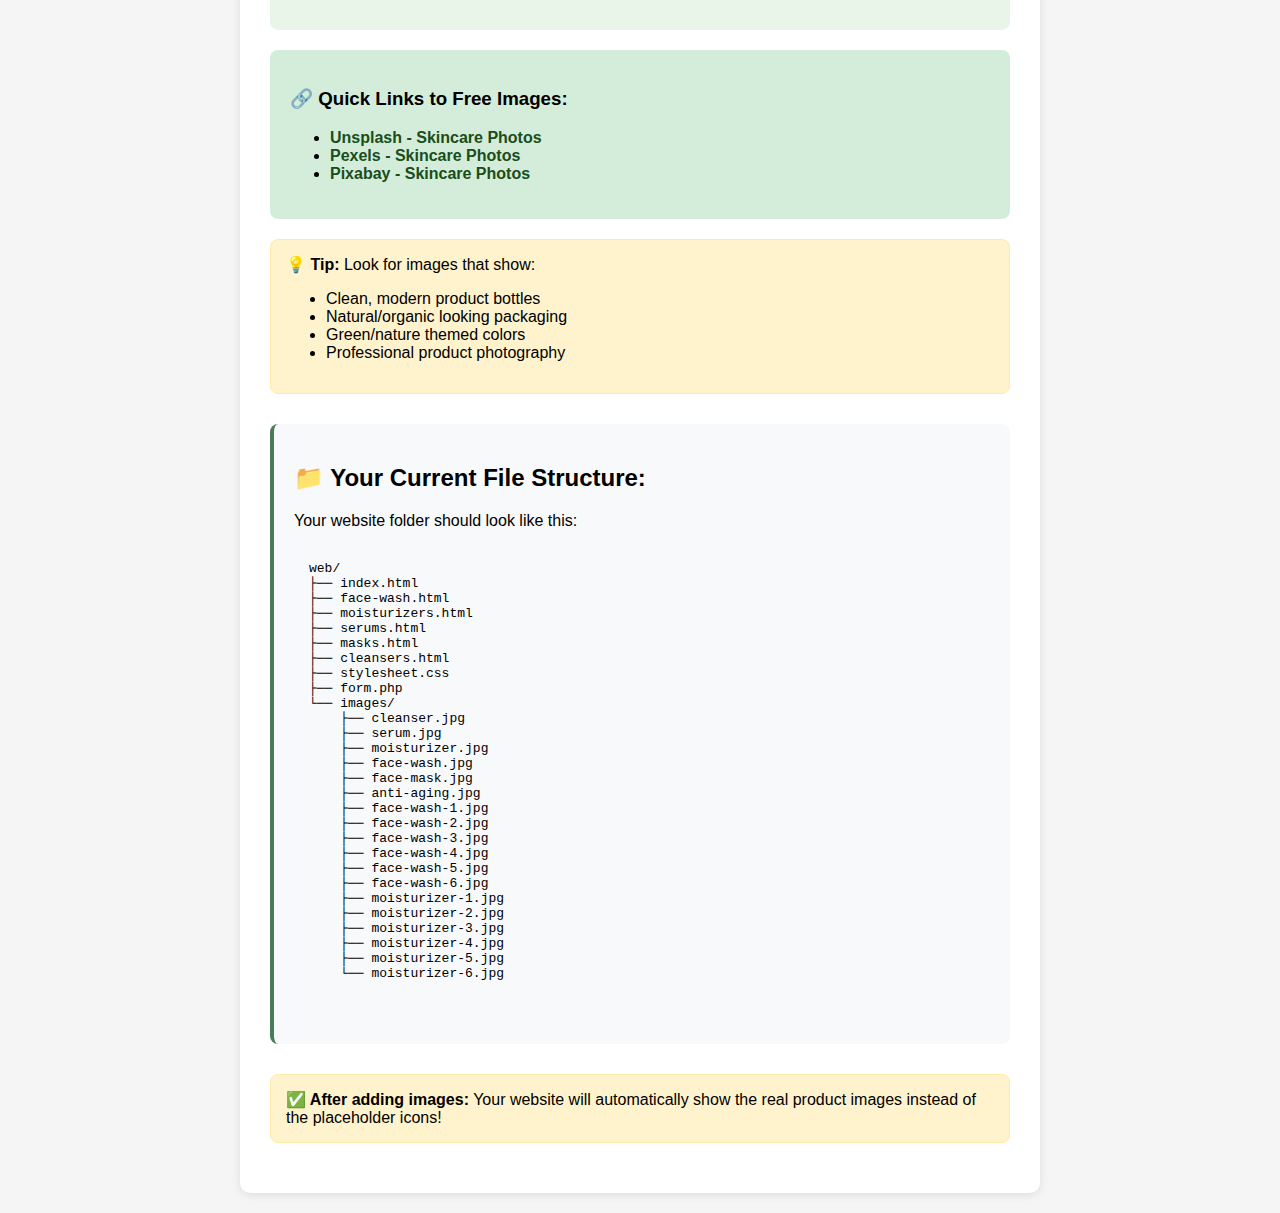
<file: image-guide.html>
<!DOCTYPE html>
<html lang="en">
<head>
    <meta charset="UTF-8">
    <meta name="viewport" content="width=device-width, initial-scale=1.0">
    <title>SHAAX Image Guide - What Images You Need</title>
    <style>
        body {
            font-family: Arial, sans-serif;
            max-width: 800px;
            margin: 0 auto;
            padding: 20px;
            background: #f5f5f5;
        }
        .container {
            background: white;
            padding: 30px;
            border-radius: 10px;
            box-shadow: 0 2px 10px rgba(0,0,0,0.1);
        }
        h1 {
            color: #2d5a27;
            text-align: center;
            border-bottom: 3px solid #4a7c59;
            padding-bottom: 10px;
        }
        .image-section {
            margin: 30px 0;
            padding: 20px;
            background: #f8f9fa;
            border-radius: 8px;
            border-left: 4px solid #4a7c59;
        }
        .image-list {
            display: grid;
            grid-template-columns: repeat(auto-fit, minmax(200px, 1fr));
            gap: 15px;
            margin: 15px 0;
        }
        .image-item {
            background: white;
            padding: 15px;
            border-radius: 8px;
            border: 1px solid #ddd;
            text-align: center;
        }
        .image-item img {
            width: 80px;
            height: 80px;
            background: #e8f5e8;
            border-radius: 50%;
            display: flex;
            align-items: center;
            justify-content: center;
            margin: 0 auto 10px;
            font-size: 24px;
            color: #4a7c59;
        }
        .steps {
            background: #e8f5e8;
            padding: 20px;
            border-radius: 8px;
            margin: 20px 0;
        }
        .steps ol {
            margin: 0;
            padding-left: 20px;
        }
        .steps li {
            margin: 10px 0;
            line-height: 1.6;
        }
        .download-links {
            background: #d4edda;
            padding: 20px;
            border-radius: 8px;
            margin: 20px 0;
        }
        .download-links a {
            color: #1a4d1a;
            text-decoration: none;
            font-weight: bold;
        }
        .download-links a:hover {
            text-decoration: underline;
        }
        .note {
            background: #fff3cd;
            border: 1px solid #ffeaa7;
            padding: 15px;
            border-radius: 8px;
            margin: 20px 0;
        }
    </style>
</head>
<body>
    <div class="container">
        <h1>🖼️ SHAAX Website Image Guide</h1>
        
        <div class="note">
            <strong>📝 Note:</strong> This guide shows you exactly what images you need for your SHAAX skincare website.
        </div>

        <div class="image-section">
            <h2>📁 Main Page Images (6 images)</h2>
            <p>These images appear on your homepage in the products section:</p>
            <div class="image-list">
                <div class="image-item">
                    <div>🧴</div>
                    <strong>cleanser.jpg</strong><br>
                    Natural Cleanser
                </div>
                <div class="image-item">
                    <div>💧</div>
                    <strong>serum.jpg</strong><br>
                    Hydrating Serum
                </div>
                <div class="image-item">
                    <div>🌿</div>
                    <strong>moisturizer.jpg</strong><br>
                    Moisturizer
                </div>
                <div class="image-item">
                    <div>🧼</div>
                    <strong>face-wash.jpg</strong><br>
                    Face Wash
                </div>
                <div class="image-item">
                    <div>🎭</div>
                    <strong>face-mask.jpg</strong><br>
                    Face Mask
                </div>
                <div class="image-item">
                    <div>⭐</div>
                    <strong>anti-aging.jpg</strong><br>
                    Anti-Aging Cream
                </div>
            </div>
        </div>

        <div class="image-section">
            <h2>🧴 Face Wash Category (6 images)</h2>
            <p>These images appear on your face-wash.html page:</p>
            <div class="image-list">
                <div class="image-item">
                    <div>🌿</div>
                    <strong>face-wash-1.jpg</strong><br>
                    Mint & Cucumber
                </div>
                <div class="image-item">
                    <div>🌳</div>
                    <strong>face-wash-2.jpg</strong><br>
                    Tea Tree
                </div>
                <div class="image-item">
                    <div>🫧</div>
                    <strong>face-wash-3.jpg</strong><br>
                    Gentle Foaming
                </div>
                <div class="image-item">
                    <div>💎</div>
                    <strong>face-wash-4.jpg</strong><br>
                    Charcoal Detox
                </div>
                <div class="image-item">
                    <div>🍯</div>
                    <strong>face-wash-5.jpg</strong><br>
                    Honey & Aloe
                </div>
                <div class="image-item">
                    <div>☀️</div>
                    <strong>face-wash-6.jpg</strong><br>
                    Vitamin C
                </div>
            </div>
        </div>

        <div class="image-section">
            <h2>💧 Moisturizers Category (6 images)</h2>
            <p>These images appear on your moisturizers.html page:</p>
            <div class="image-list">
                <div class="image-item">
                    <div>🌿</div>
                    <strong>moisturizer-1.jpg</strong><br>
                    Daily Hydrating
                </div>
                <div class="image-item">
                    <div>🌙</div>
                    <strong>moisturizer-2.jpg</strong><br>
                    Night Repair
                </div>
                <div class="image-item">
                    <div>☀️</div>
                    <strong>moisturizer-3.jpg</strong><br>
                    SPF 30
                </div>
                <div class="image-item">
                    <div>💧</div>
                    <strong>moisturizer-4.jpg</strong><br>
                    Gel Formula
                </div>
                <div class="image-item">
                    <div>🌱</div>
                    <strong>moisturizer-5.jpg</strong><br>
                    Rich Cream
                </div>
                <div class="image-item">
                    <div>⭐</div>
                    <strong>moisturizer-6.jpg</strong><br>
                    Anti-Aging
                </div>
            </div>
        </div>

        <div class="steps">
            <h3>📋 How to Get Your Images:</h3>
            <ol>
                <li><strong>Go to a free stock photo website:</strong> Unsplash, Pexels, or Pixabay</li>
                <li><strong>Search for:</strong> "skincare product", "face wash", "moisturizer", "serum", etc.</li>
                <li><strong>Download images</strong> that look like real skincare products</li>
                <li><strong>Rename them</strong> exactly as shown above (e.g., "cleanser.jpg")</li>
                <li><strong>Put them in your "images" folder</strong> in your website directory</li>
            </ol>
        </div>

        <div class="download-links">
            <h3>🔗 Quick Links to Free Images:</h3>
            <ul>
                <li><a href="https://unsplash.com/s/photos/skincare" target="_blank">Unsplash - Skincare Photos</a></li>
                <li><a href="https://www.pexels.com/search/skincare/" target="_blank">Pexels - Skincare Photos</a></li>
                <li><a href="https://pixabay.com/images/search/skincare/" target="_blank">Pixabay - Skincare Photos</a></li>
            </ul>
        </div>

        <div class="note">
            <strong>💡 Tip:</strong> Look for images that show:
            <ul>
                <li>Clean, modern product bottles</li>
                <li>Natural/organic looking packaging</li>
                <li>Green/nature themed colors</li>
                <li>Professional product photography</li>
            </ul>
        </div>

        <div class="image-section">
            <h2>📁 Your Current File Structure:</h2>
            <p>Your website folder should look like this:</p>
            <pre style="background: #f8f9fa; padding: 15px; border-radius: 5px; overflow-x: auto;">
web/
├── index.html
├── face-wash.html
├── moisturizers.html
├── serums.html
├── masks.html
├── cleansers.html
├── stylesheet.css
├── form.php
└── images/
    ├── cleanser.jpg
    ├── serum.jpg
    ├── moisturizer.jpg
    ├── face-wash.jpg
    ├── face-mask.jpg
    ├── anti-aging.jpg
    ├── face-wash-1.jpg
    ├── face-wash-2.jpg
    ├── face-wash-3.jpg
    ├── face-wash-4.jpg
    ├── face-wash-5.jpg
    ├── face-wash-6.jpg
    ├── moisturizer-1.jpg
    ├── moisturizer-2.jpg
    ├── moisturizer-3.jpg
    ├── moisturizer-4.jpg
    ├── moisturizer-5.jpg
    └── moisturizer-6.jpg
            </pre>
        </div>

        <div class="note">
            <strong>✅ After adding images:</strong> Your website will automatically show the real product images instead of the placeholder icons!
        </div>
    </div>
</body>
</html>
</file>
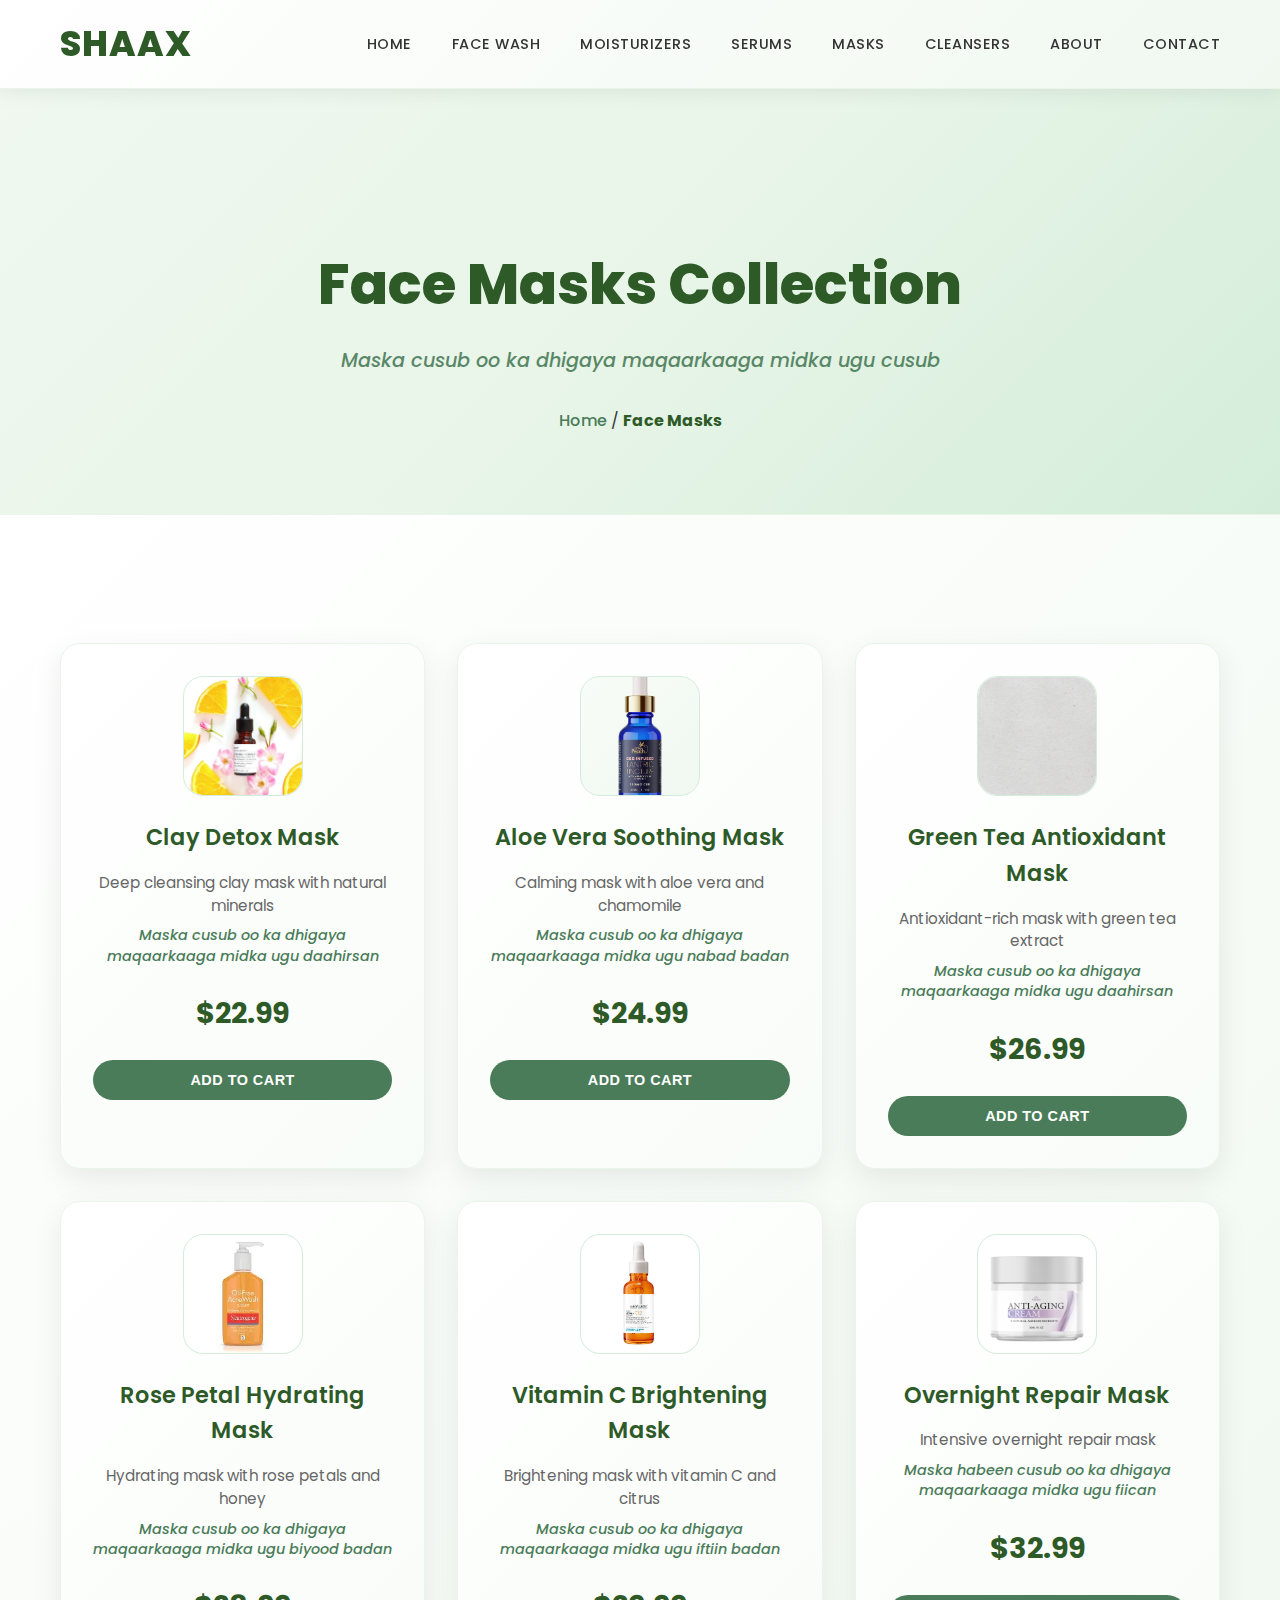
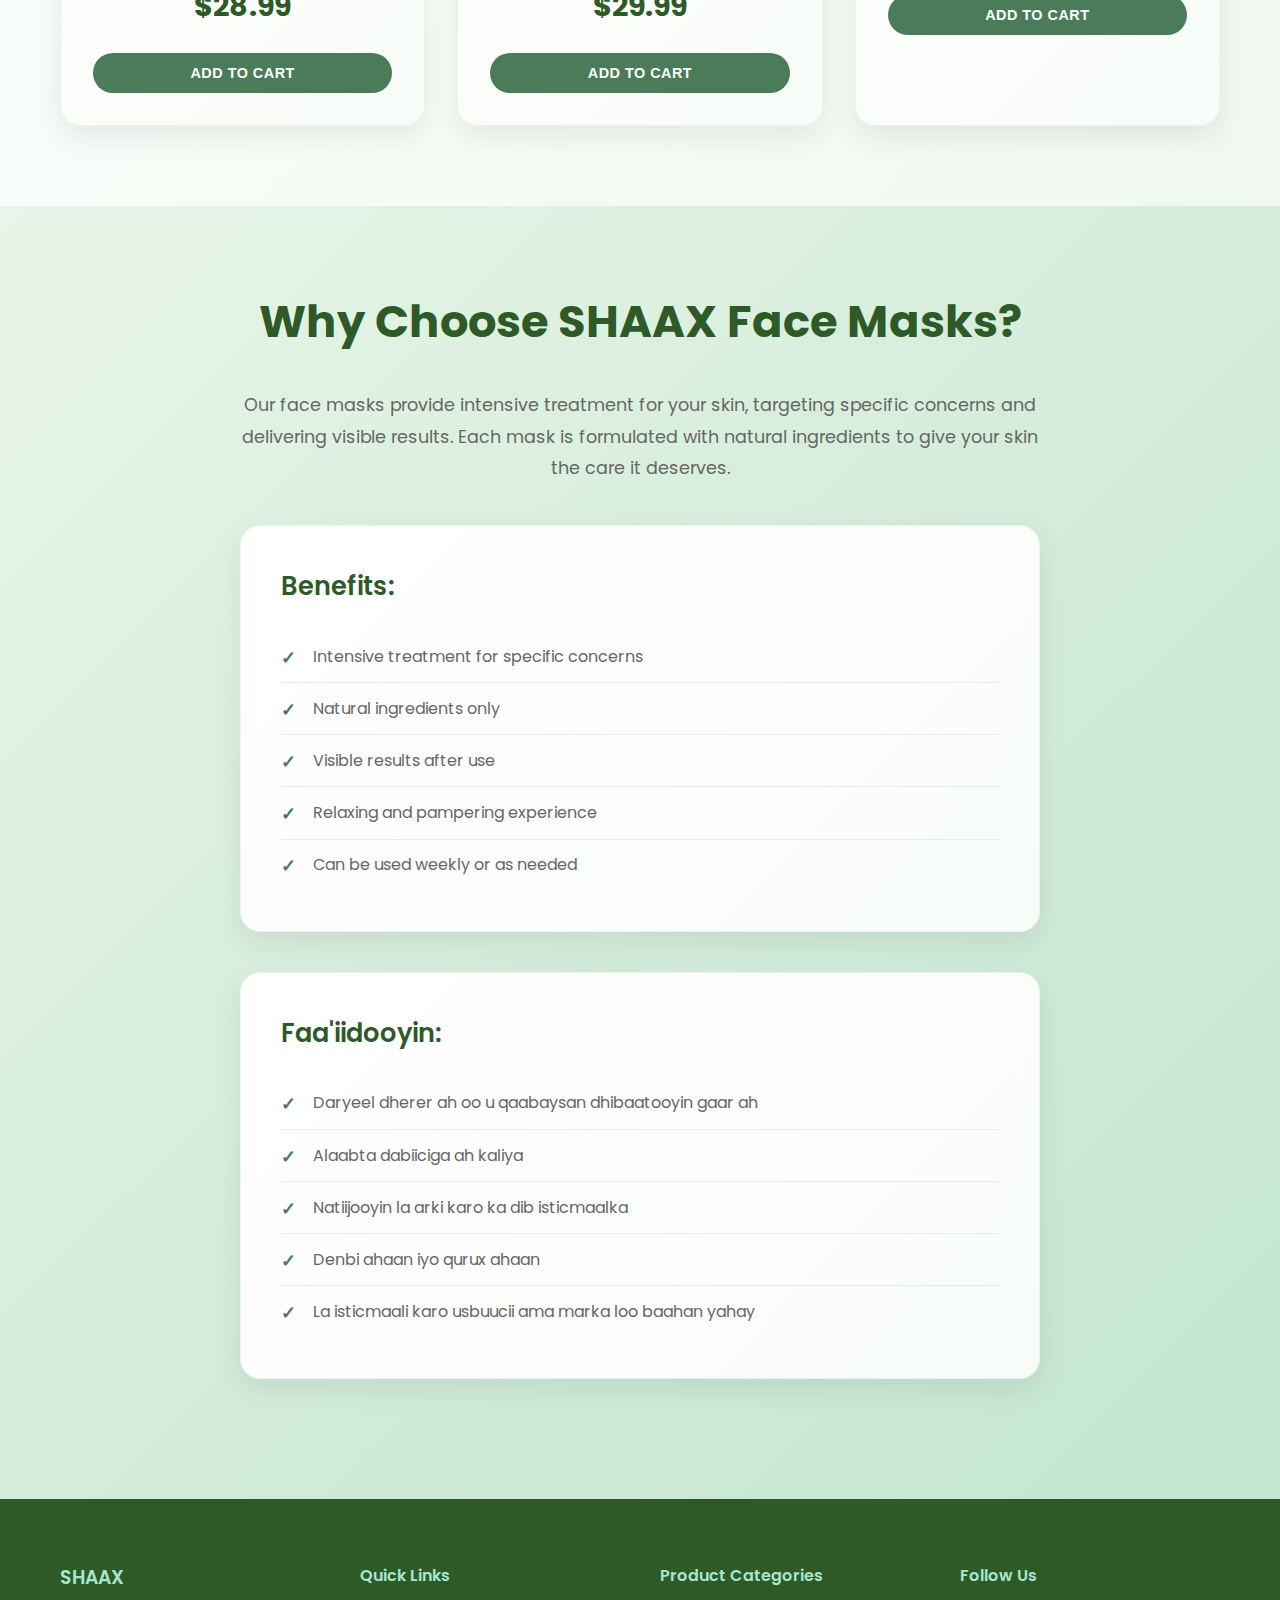
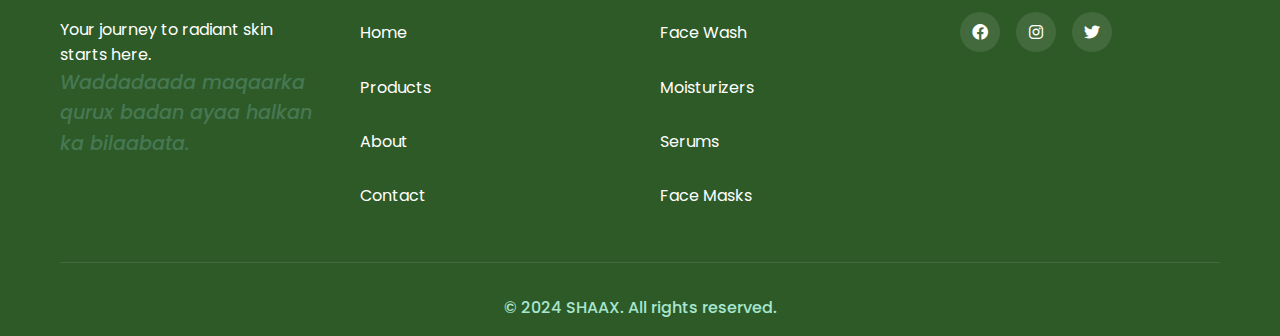
<file: masks.html>
<!DOCTYPE html>
<html lang="en">
<head>
    <meta charset="UTF-8">
    <meta name="viewport" content="width=device-width, initial-scale=1.0">
    <title>Face Masks - SHAAX Skincare</title>
    <link rel="stylesheet" href="stylesheet.css">
    <link href="https://fonts.googleapis.com/css2?family=Poppins:wght@300;400;500;600;700&display=swap" rel="stylesheet">
    <link rel="stylesheet" href="https://cdnjs.cloudflare.com/ajax/libs/font-awesome/6.0.0/css/all.min.css">
</head>
<body>
    <!-- Navigation -->
    <nav class="navbar">
        <div class="nav-container">
            <div class="nav-logo">
                <h2>SHAAX</h2>
            </div>
            <ul class="nav-menu">
                <li><a href="index.html">Home</a></li>
                <li><a href="face-wash.html">Face Wash</a></li>
                <li><a href="moisturizers.html">Moisturizers</a></li>
                <li><a href="serums.html">Serums</a></li>
                <li><a href="masks.html">Masks</a></li>
                <li><a href="cleansers.html">Cleansers</a></li>
                <li><a href="index.html#about">About</a></li>
                <li><a href="index.html#contact">Contact</a></li>
            </ul>
            <div class="hamburger">
                <span></span>
                <span></span>
                <span></span>
            </div>
        </div>
    </nav>

    <!-- Page Header -->
    <section class="page-header">
        <div class="container">
            <h1>Face Masks Collection</h1>
            <p class="somali-text">Maska cusub oo ka dhigaya maqaarkaaga midka ugu cusub</p>
            <nav class="breadcrumb">
                <a href="index.html">Home</a> / <span>Face Masks</span>
            </nav>
        </div>
    </section>

    <!-- Products Grid -->
    <section class="category-products">
        <div class="container">
            <div class="products-grid">
                <div class="product-card">
                    <div class="product-image">
                        <img src="images/Evolve_Organic_Beauty_Bio-Retinol___C_Booster_Lifestyle_06_500x.webp" alt="Clay Detox Mask" onerror="this.style.display='none'; this.nextElementSibling.style.display='flex';">
                        <i class="fas fa-magic" style="display: none;"></i>
                    </div>
                    <h3>Clay Detox Mask</h3>
                    <p class="english-desc">Deep cleansing clay mask with natural minerals</p>
                    <p class="somali-desc">Maska cusub oo ka dhigaya maqaarkaaga midka ugu daahirsan</p>
                    <span class="price">$22.99</span>
                    <button class="buy-button">Add to Cart</button>
                </div>

                <div class="product-card">
                    <div class="product-image">
                        <img src="images/TantricTincture.webp" alt="Aloe Vera Soothing Mask" onerror="this.style.display='none'; this.nextElementSibling.style.display='flex';">
                        <i class="fas fa-seedling" style="display: none;"></i>
                    </div>
                    <h3>Aloe Vera Soothing Mask</h3>
                    <p class="english-desc">Calming mask with aloe vera and chamomile</p>
                    <p class="somali-desc">Maska cusub oo ka dhigaya maqaarkaaga midka ugu nabad badan</p>
                    <span class="price">$24.99</span>
                    <button class="buy-button">Add to Cart</button>
                </div>

                <div class="product-card">
                    <div class="product-image">
                        <img src="images/white-paper-texture-with-flecks.jpg" alt="Green Tea Antioxidant Mask" onerror="this.style.display='none'; this.nextElementSibling.style.display='flex';">
                        <i class="fas fa-leaf" style="display: none;"></i>
                    </div>
                    <h3>Green Tea Antioxidant Mask</h3>
                    <p class="english-desc">Antioxidant-rich mask with green tea extract</p>
                    <p class="somali-desc">Maska cusub oo ka dhigaya maqaarkaaga midka ugu daahirsan</p>
                    <span class="price">$26.99</span>
                    <button class="buy-button">Add to Cart</button>
                </div>

                <div class="product-card">
                    <div class="product-image">
                        <img src="images/d0.webp" alt="Rose Petal Hydrating Mask" onerror="this.style.display='none'; this.nextElementSibling.style.display='flex';">
                        <i class="fas fa-flower" style="display: none;"></i>
                    </div>
                    <h3>Rose Petal Hydrating Mask</h3>
                    <p class="english-desc">Hydrating mask with rose petals and honey</p>
                    <p class="somali-desc">Maska cusub oo ka dhigaya maqaarkaaga midka ugu biyood badan</p>
                    <span class="price">$28.99</span>
                    <button class="buy-button">Add to Cart</button>
                </div>

                <div class="product-card">
                    <div class="product-image">
                        <img src="images/d5.webp" alt="Vitamin C Brightening Mask" onerror="this.style.display='none'; this.nextElementSibling.style.display='flex';">
                        <i class="fas fa-star" style="display: none;"></i>
                    </div>
                    <h3>Vitamin C Brightening Mask</h3>
                    <p class="english-desc">Brightening mask with vitamin C and citrus</p>
                    <p class="somali-desc">Maska cusub oo ka dhigaya maqaarkaaga midka ugu iftiin badan</p>
                    <span class="price">$29.99</span>
                    <button class="buy-button">Add to Cart</button>
                </div>

                <div class="product-card">
                    <div class="product-image">
                        <img src="images/daruuf.jpg" alt="Overnight Repair Mask" onerror="this.style.display='none'; this.nextElementSibling.style.display='flex';">
                        <i class="fas fa-moon" style="display: none;"></i>
                    </div>
                    <h3>Overnight Repair Mask</h3>
                    <p class="english-desc">Intensive overnight repair mask</p>
                    <p class="somali-desc">Maska habeen cusub oo ka dhigaya maqaarkaaga midka ugu fiican</p>
                    <span class="price">$32.99</span>
                    <button class="buy-button">Add to Cart</button>
                </div>
            </div>
        </div>
    </section>

    <!-- Category Info -->
    <section class="category-info">
        <div class="container">
            <div class="info-content">
                <div class="info-text">
                    <h2>Why Choose SHAAX Face Masks?</h2>
                    <p>Our face masks provide intensive treatment for your skin, targeting specific concerns and delivering visible results. Each mask is formulated with natural ingredients to give your skin the care it deserves.</p>
                    <div class="benefits">
                        <h3>Benefits:</h3>
                        <ul>
                            <li>Intensive treatment for specific concerns</li>
                            <li>Natural ingredients only</li>
                            <li>Visible results after use</li>
                            <li>Relaxing and pampering experience</li>
                            <li>Can be used weekly or as needed</li>
                        </ul>
                    </div>
                    <div class="somali-benefits">
                        <h3>Faa'iidooyin:</h3>
                        <ul>
                            <li>Daryeel dherer ah oo u qaabaysan dhibaatooyin gaar ah</li>
                            <li>Alaabta dabiiciga ah kaliya</li>
                            <li>Natiijooyin la arki karo ka dib isticmaalka</li>
                            <li>Denbi ahaan iyo qurux ahaan</li>
                            <li>La isticmaali karo usbuucii ama marka loo baahan yahay</li>
                        </ul>
                    </div>
                </div>
            </div>
        </div>
    </section>

    <!-- Footer -->
    <footer class="footer">
        <div class="container">
            <div class="footer-content">
                <div class="footer-section">
                    <h3>SHAAX</h3>
                    <p>Your journey to radiant skin starts here.</p>
                    <p class="somali-text">Waddadaada maqaarka qurux badan ayaa halkan ka bilaabata.</p>
                </div>
                <div class="footer-section">
                    <h4>Quick Links</h4>
                    <ul>
                        <li><a href="index.html">Home</a></li>
                        <li><a href="index.html#products">Products</a></li>
                        <li><a href="index.html#about">About</a></li>
                        <li><a href="index.html#contact">Contact</a></li>
                    </ul>
                </div>
                <div class="footer-section">
                    <h4>Product Categories</h4>
                    <ul>
                        <li><a href="face-wash.html">Face Wash</a></li>
                        <li><a href="moisturizers.html">Moisturizers</a></li>
                        <li><a href="serums.html">Serums</a></li>
                        <li><a href="masks.html">Face Masks</a></li>
                    </ul>
                </div>
                <div class="footer-section">
                    <h4>Follow Us</h4>
                    <div class="social-links">
                        <a href="#"><i class="fab fa-facebook"></i></a>
                        <a href="#"><i class="fab fa-instagram"></i></a>
                        <a href="#"><i class="fab fa-twitter"></i></a>
                    </div>
                </div>
            </div>
            <div class="footer-bottom">
                <p>&copy; 2024 SHAAX. All rights reserved.</p>
            </div>
        </div>
    </footer>

    <script>
        // Mobile menu toggle
        const hamburger = document.querySelector('.hamburger');
        const navMenu = document.querySelector('.nav-menu');

        hamburger.addEventListener('click', () => {
            hamburger.classList.toggle('active');
            navMenu.classList.toggle('active');
        });

        // Add to cart functionality
        document.querySelectorAll('.buy-button').forEach(button => {
            button.addEventListener('click', function() {
                const productName = this.parentElement.querySelector('h3').textContent;
                alert(`Added ${productName} to cart!`);
                
                // Change button text temporarily
                const originalText = this.textContent;
                this.textContent = 'Added!';
                this.style.background = '#27ae60';
                
                setTimeout(() => {
                    this.textContent = originalText;
                    this.style.background = '';
                }, 2000);
            });
        });
    </script>
</body>
</html>
</file>
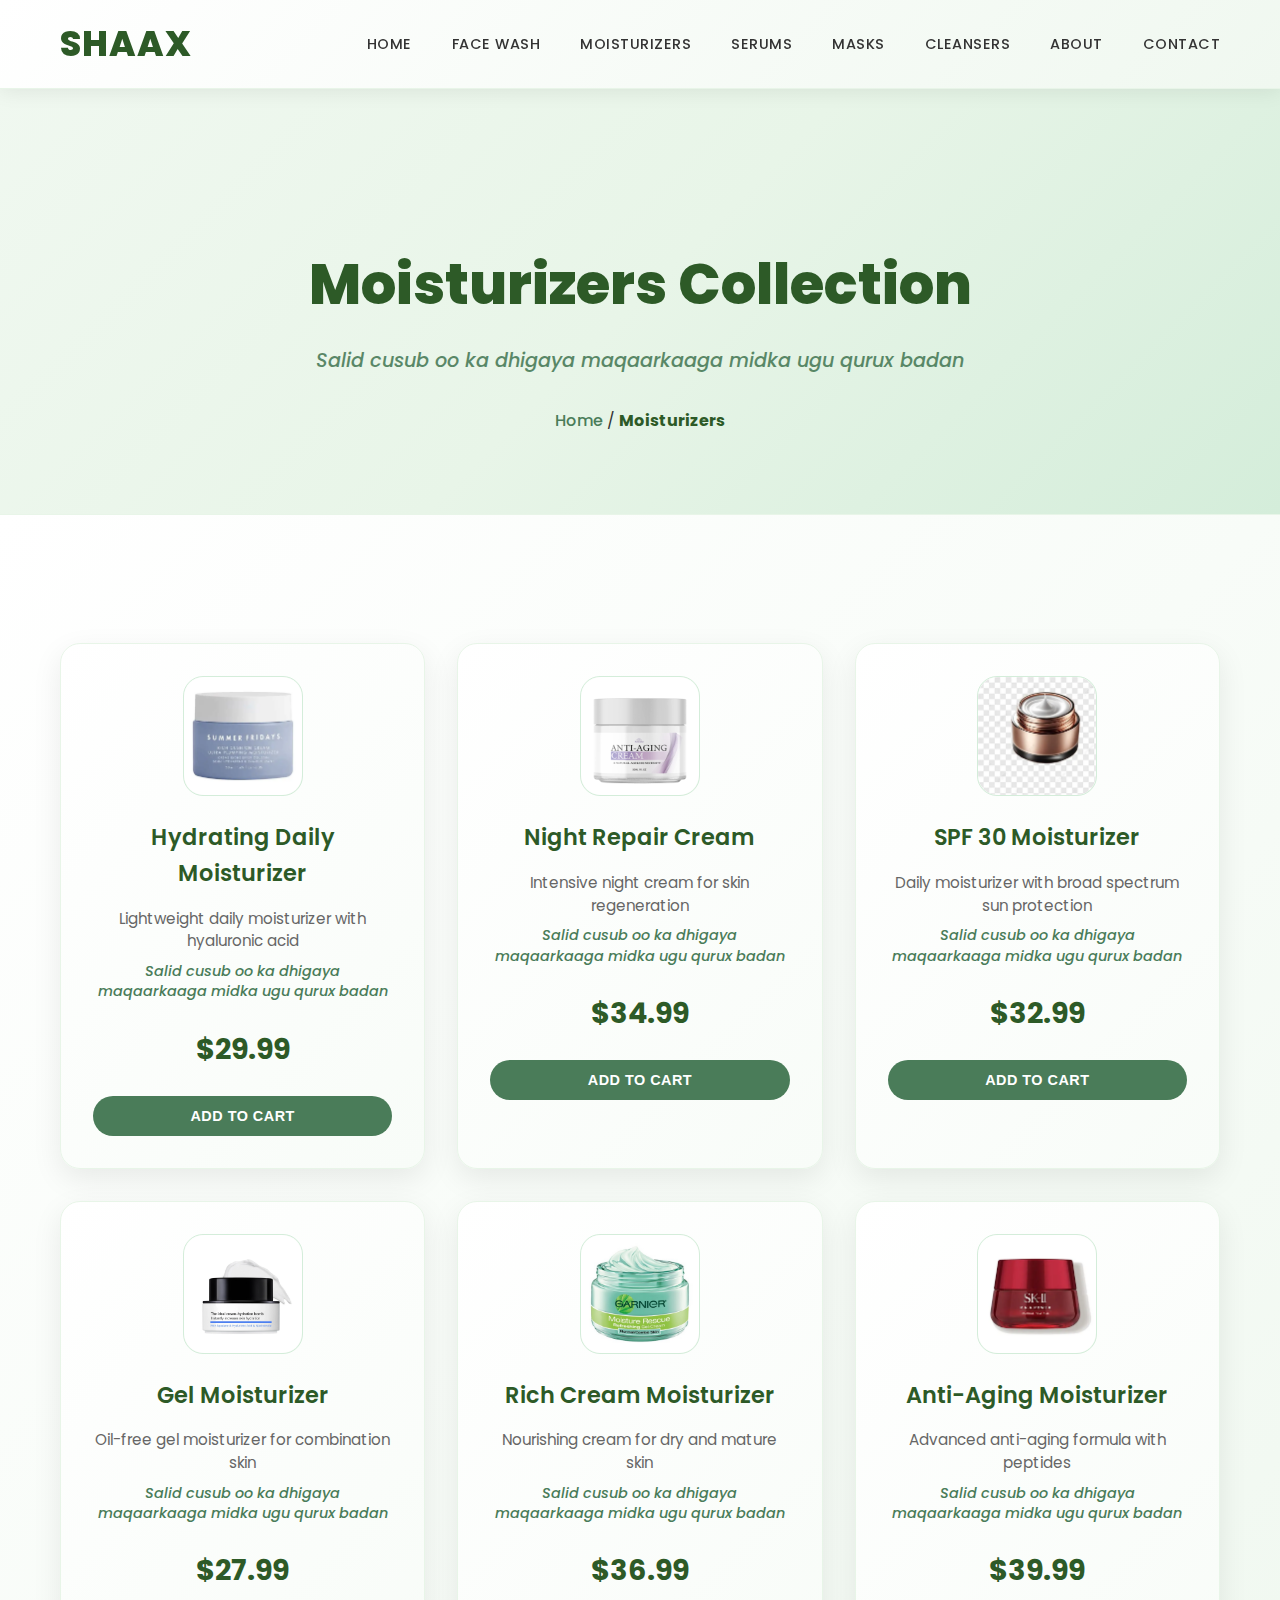
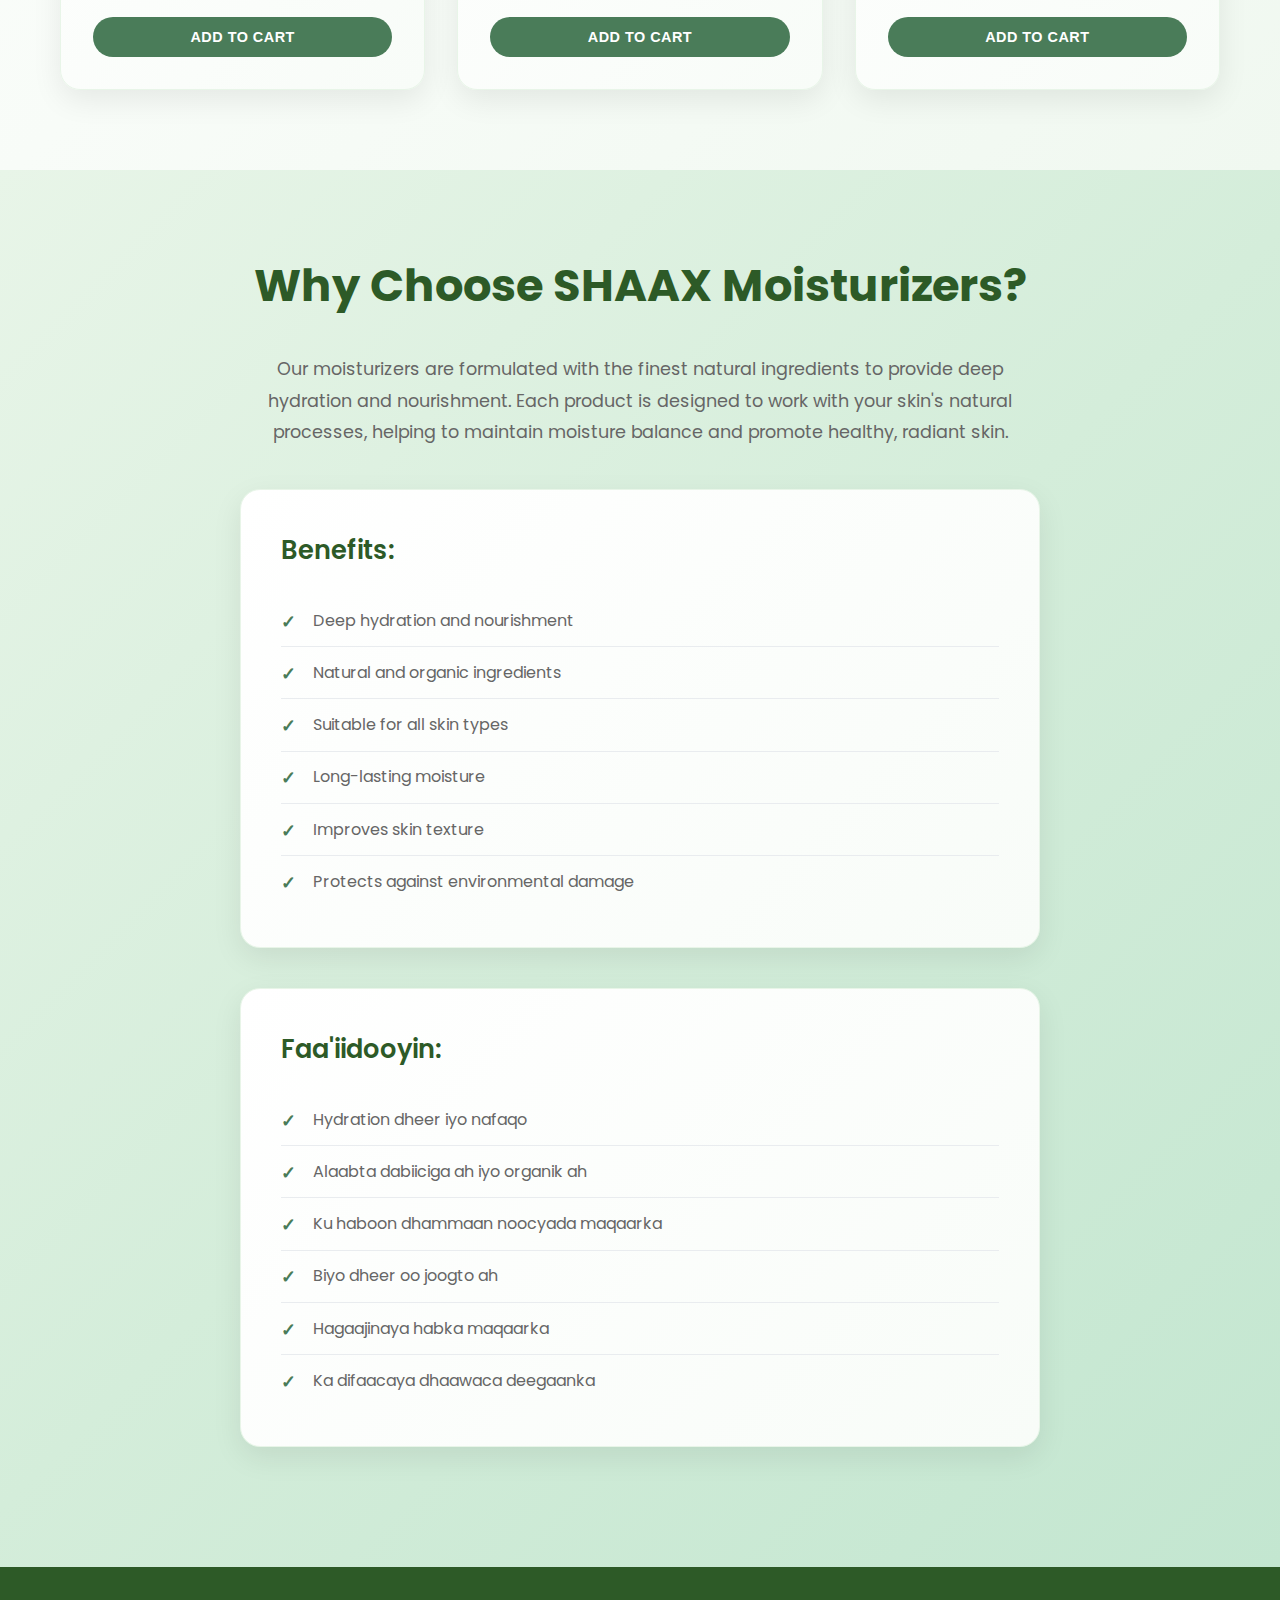
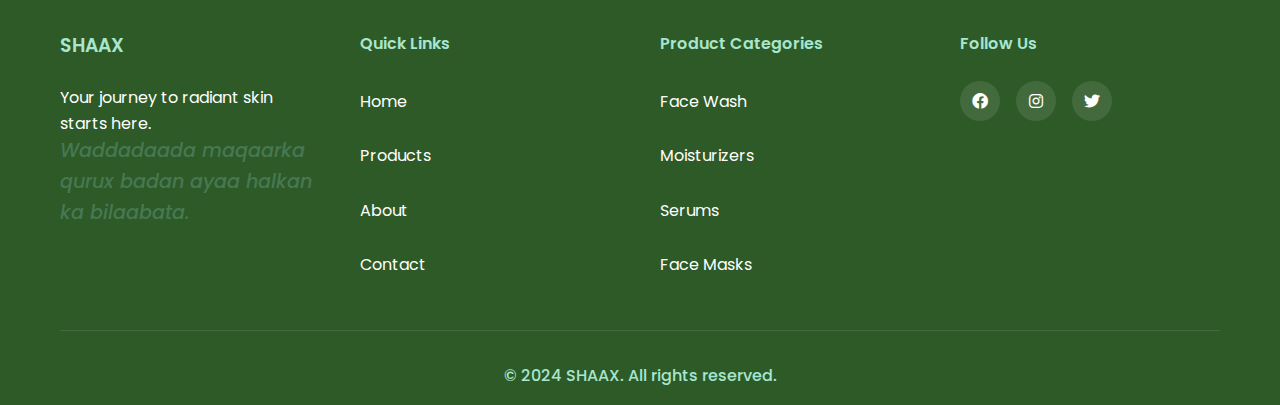
<file: moisturizers.html>
<!DOCTYPE html>
<html lang="en">
<head>
    <meta charset="UTF-8">
    <meta name="viewport" content="width=device-width, initial-scale=1.0">
    <title>Moisturizers Collection - SHAAX Skincare</title>
    <link rel="stylesheet" href="stylesheet.css">
    <link href="https://fonts.googleapis.com/css2?family=Poppins:wght@300;400;500;600;700&display=swap" rel="stylesheet">
    <link rel="stylesheet" href="https://cdnjs.cloudflare.com/ajax/libs/font-awesome/6.0.0/css/all.min.css">
</head>
<body>
    <!-- Navigation -->
    <nav class="navbar">
        <div class="nav-container">
            <div class="nav-logo">
                <h2>SHAAX</h2>
            </div>
            <ul class="nav-menu">
                <li><a href="index.html">Home</a></li>
                <li><a href="face-wash.html">Face Wash</a></li>
                <li><a href="moisturizers.html">Moisturizers</a></li>
                <li><a href="serums.html">Serums</a></li>
                <li><a href="masks.html">Masks</a></li>
                <li><a href="cleansers.html">Cleansers</a></li>
                <li><a href="index.html#about">About</a></li>
                <li><a href="index.html#contact">Contact</a></li>
            </ul>
            <div class="hamburger">
                <span></span>
                <span></span>
                <span></span>
            </div>
        </div>
    </nav>

    <!-- Page Header -->
    <section class="page-header">
        <div class="container">
            <h1>Moisturizers Collection</h1>
            <p class="somali-text">Salid cusub oo ka dhigaya maqaarkaaga midka ugu qurux badan</p>
            <nav class="breadcrumb">
                <a href="index.html">Home</a> / <span>Moisturizers</span>
            </nav>
        </div>
    </section>

    <!-- Products Grid -->
    <section class="category-products">
        <div class="container">
            <div class="products-grid">
                <div class="product-card">
                    <div class="product-image">
                        <img src="images/OIP (1).webp" alt="Hydrating Daily Moisturizer" onerror="this.style.display='none'; this.nextElementSibling.style.display='flex';">
                        <i class="fas fa-leaf" style="display: none;"></i>
                    </div>
                    <h3>Hydrating Daily Moisturizer</h3>
                    <p class="english-desc">Lightweight daily moisturizer with hyaluronic acid</p>
                    <p class="somali-desc">Salid cusub oo ka dhigaya maqaarkaaga midka ugu qurux badan</p>
                    <span class="price">$29.99</span>
                    <button class="buy-button">Add to Cart</button>
                </div>
                <div class="product-card">
                    <div class="product-image">
                        <img src="images/daruuf.jpg" alt="Night Repair Cream" onerror="this.style.display='none'; this.nextElementSibling.style.display='flex';">
                        <i class="fas fa-moon" style="display: none;"></i>
                    </div>
                    <h3>Night Repair Cream</h3>
                    <p class="english-desc">Intensive night cream for skin regeneration</p>
                    <p class="somali-desc">Salid cusub oo ka dhigaya maqaarkaaga midka ugu qurux badan</p>
                    <span class="price">$34.99</span>
                    <button class="buy-button">Add to Cart</button>
                </div>
                <div class="product-card">
                    <div class="product-image">
                        <img src="images/kow.webp" alt="SPF 30 Moisturizer" onerror="this.style.display='none'; this.nextElementSibling.style.display='flex';">
                        <i class="fas fa-sun" style="display: none;"></i>
                    </div>
                    <h3>SPF 30 Moisturizer</h3>
                    <p class="english-desc">Daily moisturizer with broad spectrum sun protection</p>
                    <p class="somali-desc">Salid cusub oo ka dhigaya maqaarkaaga midka ugu qurux badan</p>
                    <span class="price">$32.99</span>
                    <button class="buy-button">Add to Cart</button>
                </div>
                <div class="product-card">
                    <div class="product-image">
                        <img src="images/afar.webp" alt="Gel Moisturizer" onerror="this.style.display='none'; this.nextElementSibling.style.display='flex';">
                        <i class="fas fa-tint" style="display: none;"></i>
                    </div>
                    <h3>Gel Moisturizer</h3>
                    <p class="english-desc">Oil-free gel moisturizer for combination skin</p>
                    <p class="somali-desc">Salid cusub oo ka dhigaya maqaarkaaga midka ugu qurux badan</p>
                    <span class="price">$27.99</span>
                    <button class="buy-button">Add to Cart</button>
                </div>
                <div class="product-card">
                    <div class="product-image">
                        <img src="images/labo.jpg" alt="Rich Cream Moisturizer" onerror="this.style.display='none'; this.nextElementSibling.style.display='flex';">
                        <i class="fas fa-seedling" style="display: none;"></i>
                    </div>
                    <h3>Rich Cream Moisturizer</h3>
                    <p class="english-desc">Nourishing cream for dry and mature skin</p>
                    <p class="somali-desc">Salid cusub oo ka dhigaya maqaarkaaga midka ugu qurux badan</p>
                    <span class="price">$36.99</span>
                    <button class="buy-button">Add to Cart</button>
                </div>
                <div class="product-card">
                    <div class="product-image">
                        <img src="images/sadex.webp" alt="Anti-Aging Moisturizer" onerror="this.style.display='none'; this.nextElementSibling.style.display='flex';">
                        <i class="fas fa-star" style="display: none;"></i>
                    </div>
                    <h3>Anti-Aging Moisturizer</h3>
                    <p class="english-desc">Advanced anti-aging formula with peptides</p>
                    <p class="somali-desc">Salid cusub oo ka dhigaya maqaarkaaga midka ugu qurux badan</p>
                    <span class="price">$39.99</span>
                    <button class="buy-button">Add to Cart</button>
                </div>
            </div>
        </div>
    </section>

    <!-- Category Information -->
    <section class="category-info">
        <div class="container">
            <div class="info-content">
                <div class="info-text">
                    <h2>Why Choose SHAAX Moisturizers?</h2>
                    <p>Our moisturizers are formulated with the finest natural ingredients to provide deep hydration and nourishment. Each product is designed to work with your skin's natural processes, helping to maintain moisture balance and promote healthy, radiant skin.</p>
                    <div class="benefits">
                        <h3>Benefits:</h3>
                        <ul>
                            <li>Deep hydration and nourishment</li>
                            <li>Natural and organic ingredients</li>
                            <li>Suitable for all skin types</li>
                            <li>Long-lasting moisture</li>
                            <li>Improves skin texture</li>
                            <li>Protects against environmental damage</li>
                        </ul>
                    </div>
                    <div class="somali-benefits">
                        <h3>Faa'iidooyin:</h3>
                        <ul>
                            <li>Hydration dheer iyo nafaqo</li>
                            <li>Alaabta dabiiciga ah iyo organik ah</li>
                            <li>Ku haboon dhammaan noocyada maqaarka</li>
                            <li>Biyo dheer oo joogto ah</li>
                            <li>Hagaajinaya habka maqaarka</li>
                            <li>Ka difaacaya dhaawaca deegaanka</li>
                        </ul>
                    </div>
                </div>
            </div>
        </div>
    </section>

    <!-- Footer -->
    <footer class="footer">
        <div class="container">
            <div class="footer-content">
                <div class="footer-section">
                    <h3>SHAAX</h3>
                    <p>Your journey to radiant skin starts here.</p>
                    <p class="somali-text">Waddadaada maqaarka qurux badan ayaa halkan ka bilaabata.</p>
                </div>
                <div class="footer-section">
                    <h4>Quick Links</h4>
                    <ul>
                        <li><a href="index.html">Home</a></li>
                        <li><a href="index.html#products">Products</a></li>
                        <li><a href="index.html#about">About</a></li>
                        <li><a href="index.html#contact">Contact</a></li>
                    </ul>
                </div>
                <div class="footer-section">
                    <h4>Product Categories</h4>
                    <ul>
                        <li><a href="face-wash.html">Face Wash</a></li>
                        <li><a href="moisturizers.html">Moisturizers</a></li>
                        <li><a href="serums.html">Serums</a></li>
                        <li><a href="masks.html">Face Masks</a></li>
                    </ul>
                </div>
                <div class="footer-section">
                    <h4>Follow Us</h4>
                    <div class="social-links">
                        <a href="#"><i class="fab fa-facebook"></i></a>
                        <a href="#"><i class="fab fa-instagram"></i></a>
                        <a href="#"><i class="fab fa-twitter"></i></a>
                    </div>
                </div>
            </div>
            <div class="footer-bottom">
                <p>&copy; 2024 SHAAX. All rights reserved.</p>
            </div>
        </div>
    </footer>

    <script>
        // Mobile menu toggle
        const hamburger = document.querySelector('.hamburger');
        const navMenu = document.querySelector('.nav-menu');

        hamburger.addEventListener('click', () => {
            hamburger.classList.toggle('active');
            navMenu.classList.toggle('active');
        });

        // Add to cart functionality
        document.querySelectorAll('.buy-button').forEach(button => {
            button.addEventListener('click', function() {
                const productName = this.parentElement.querySelector('h3').textContent;
                alert(`Added ${productName} to cart!`);
                
                // Change button text temporarily
                const originalText = this.textContent;
                this.textContent = 'Added!';
                this.style.background = '#27ae60';
                
                setTimeout(() => {
                    this.textContent = originalText;
                    this.style.background = '';
                }, 2000);
            });
        });
    </script>
</body>
</html>
</file>
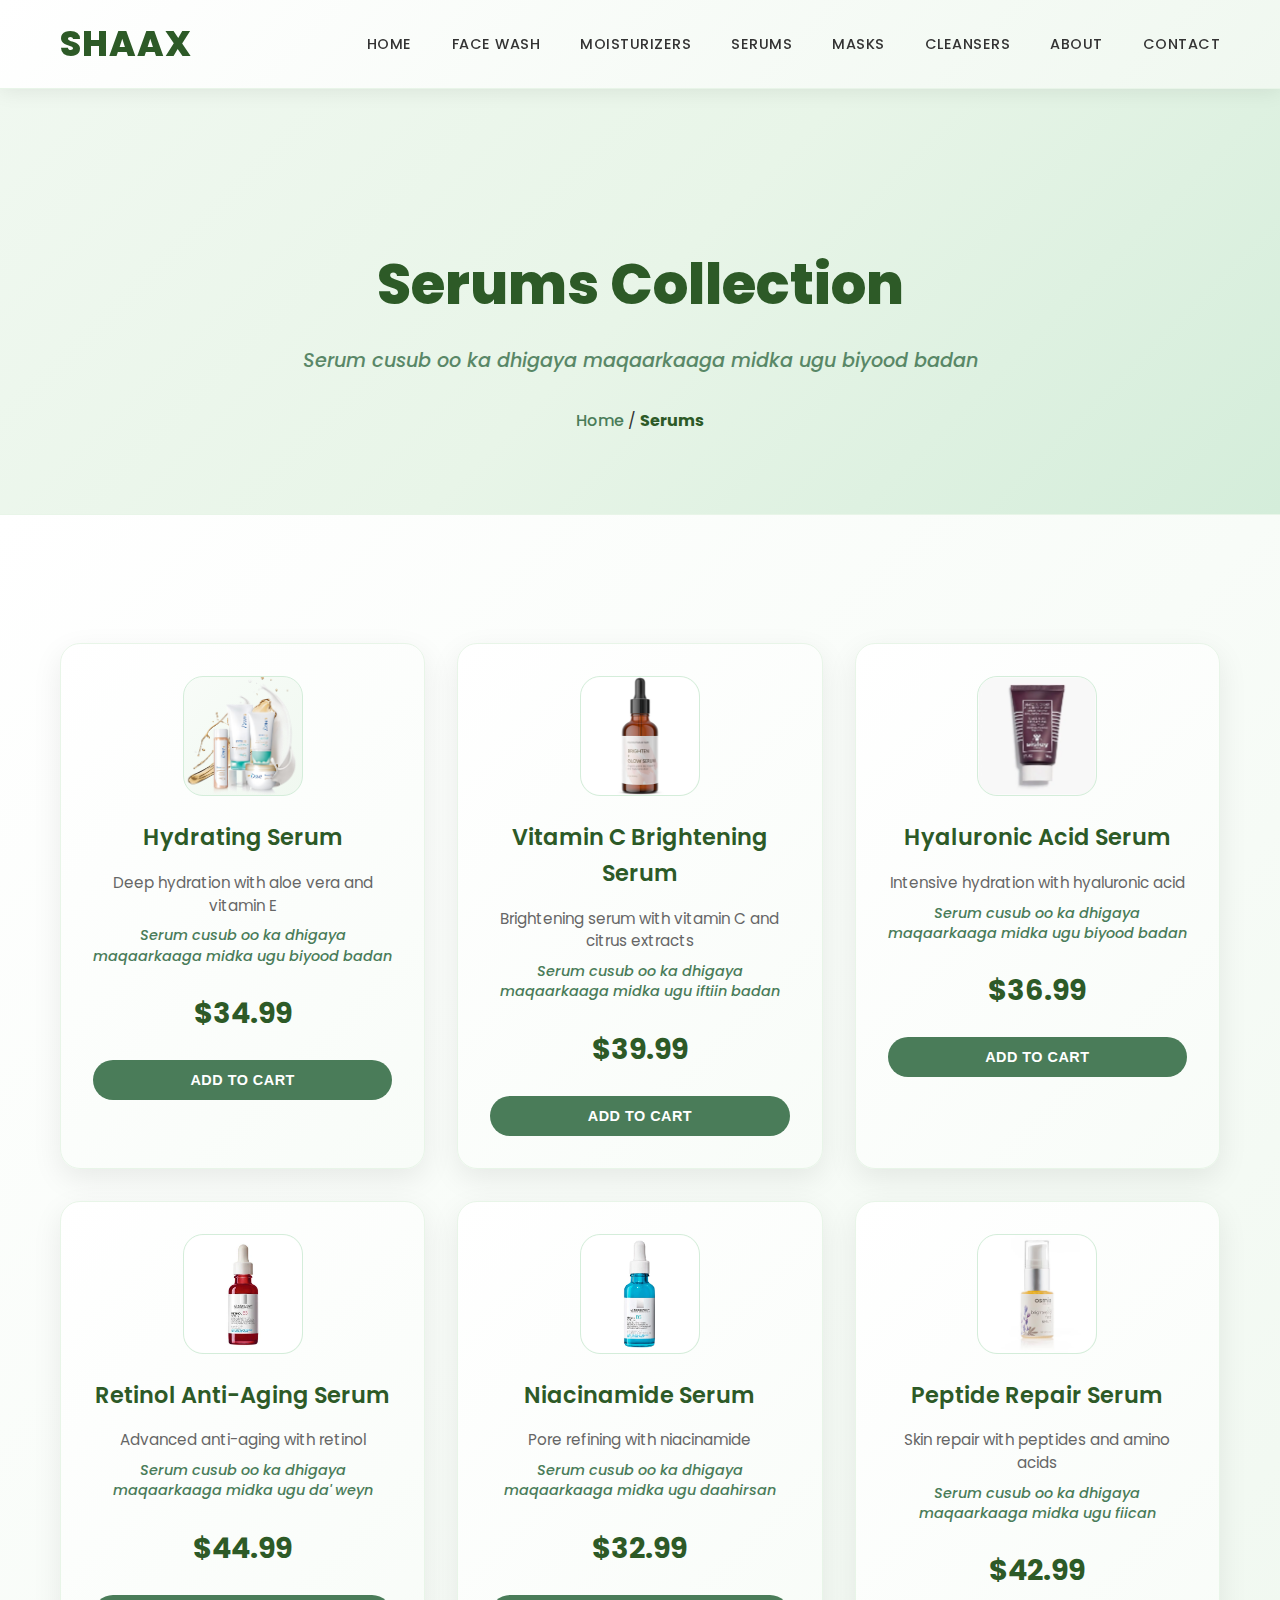
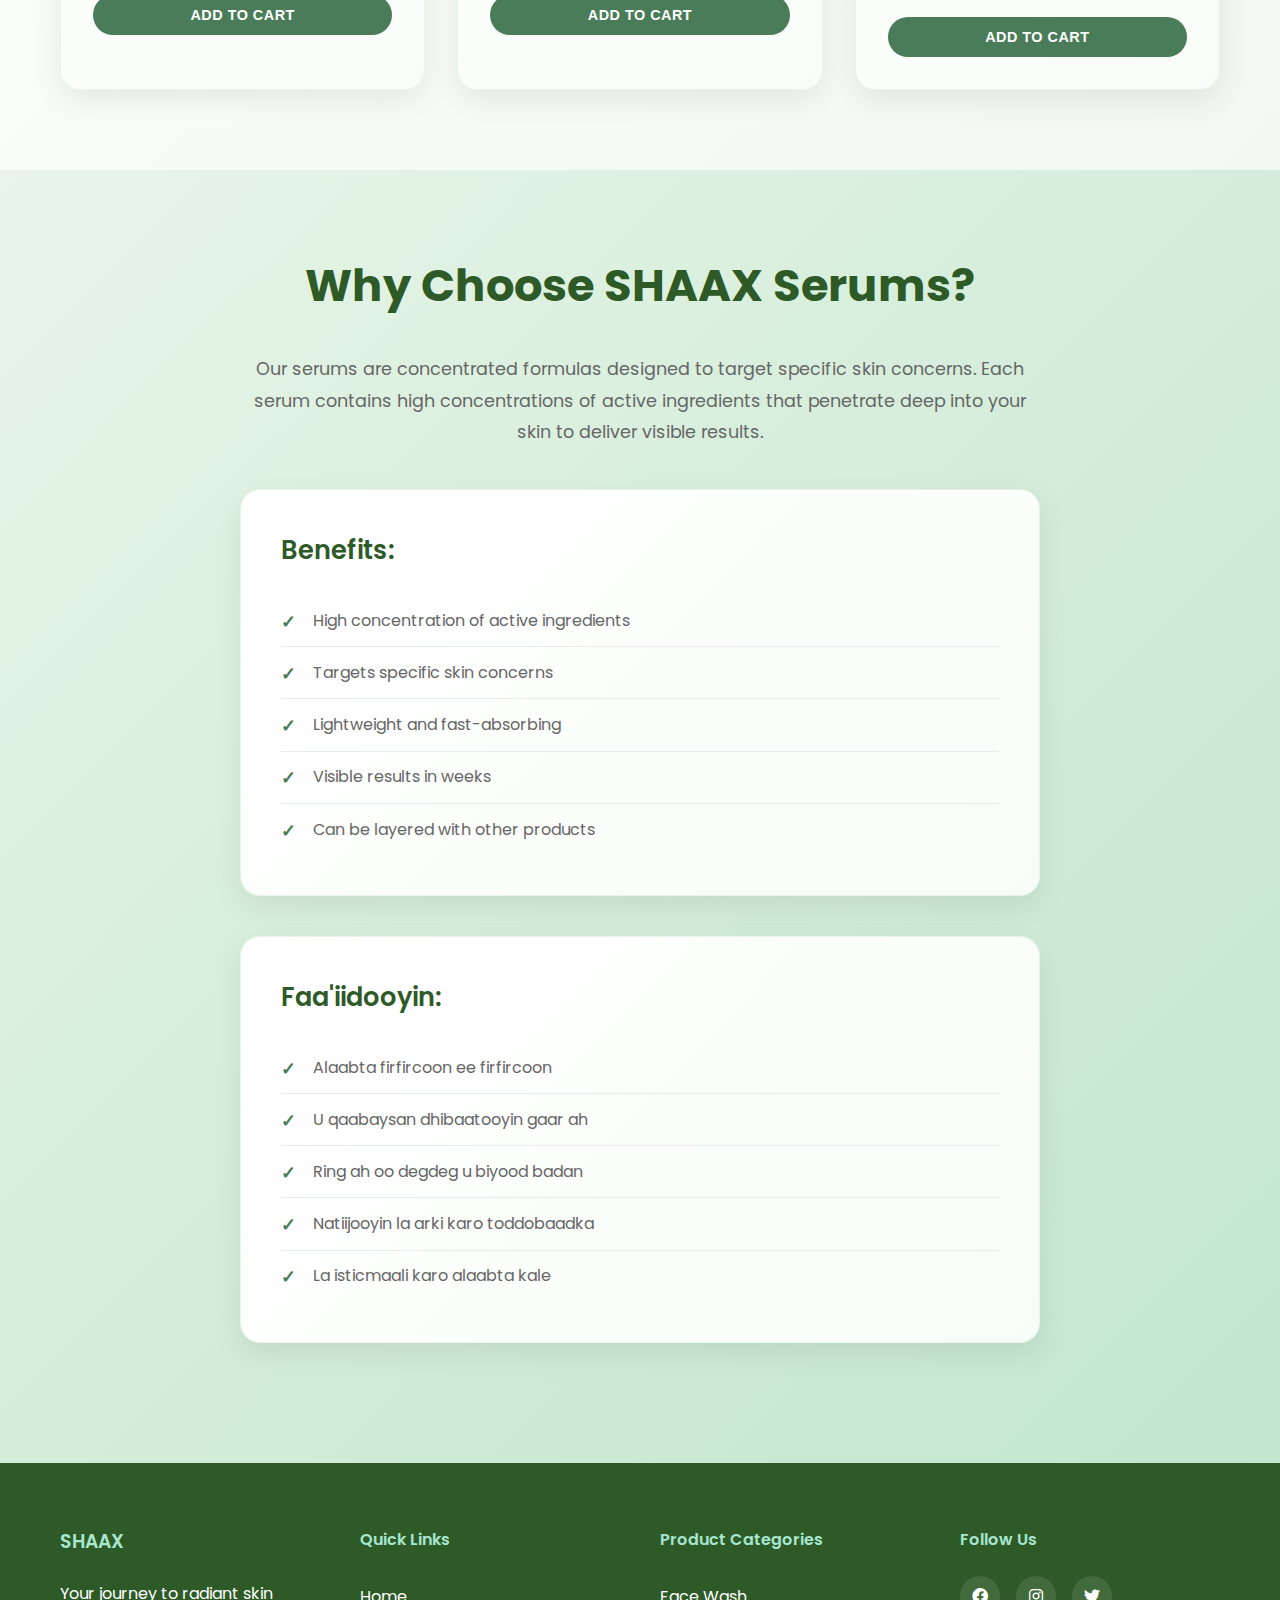
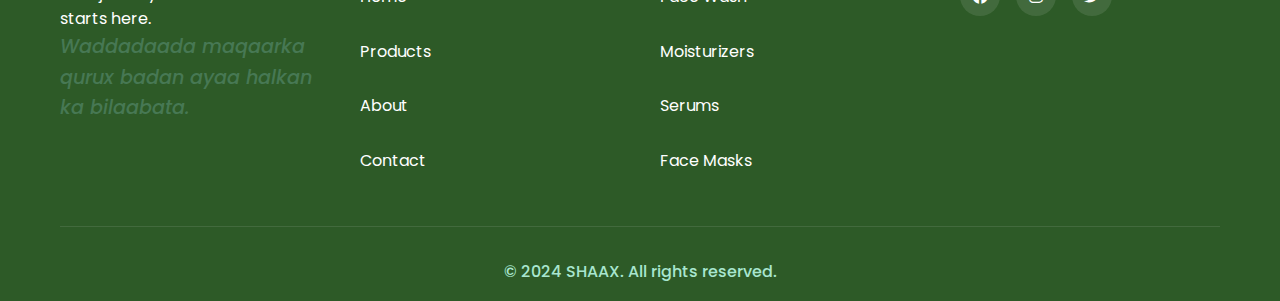
<file: serums.html>
<!DOCTYPE html>
<html lang="en">
<head>
    <meta charset="UTF-8">
    <meta name="viewport" content="width=device-width, initial-scale=1.0">
    <title>Serums - SHAAX Skincare</title>
    <link rel="stylesheet" href="stylesheet.css">
    <link href="https://fonts.googleapis.com/css2?family=Poppins:wght@300;400;500;600;700&display=swap" rel="stylesheet">
    <link rel="stylesheet" href="https://cdnjs.cloudflare.com/ajax/libs/font-awesome/6.0.0/css/all.min.css">
</head>
<body>
    <!-- Navigation -->
    <nav class="navbar">
        <div class="nav-container">
            <div class="nav-logo">
                <h2>SHAAX</h2>
            </div>
            <ul class="nav-menu">
                <li><a href="index.html">Home</a></li>
                <li><a href="face-wash.html">Face Wash</a></li>
                <li><a href="moisturizers.html">Moisturizers</a></li>
                <li><a href="serums.html">Serums</a></li>
                <li><a href="masks.html">Masks</a></li>
                <li><a href="cleansers.html">Cleansers</a></li>
                <li><a href="index.html#about">About</a></li>
                <li><a href="index.html#contact">Contact</a></li>
            </ul>
            <div class="hamburger">
                <span></span>
                <span></span>
                <span></span>
            </div>
        </div>
    </nav>

    <!-- Page Header -->
    <section class="page-header">
        <div class="container">
            <h1>Serums Collection</h1>
            <p class="somali-text">Serum cusub oo ka dhigaya maqaarkaaga midka ugu biyood badan</p>
            <nav class="breadcrumb">
                <a href="index.html">Home</a> / <span>Serums</span>
            </nav>
        </div>
    </section>

    <!-- Products Grid -->
    <section class="category-products">
        <div class="container">
            <div class="products-grid">
                <div class="product-card">
                    <div class="product-image">
                        <img src="images/tww.avif" alt="Hydrating Serum" onerror="this.style.display='none'; this.nextElementSibling.style.display='flex';">
                        <i class="fas fa-seedling" style="display: none;"></i>
                    </div>
                    <h3>Hydrating Serum</h3>
                    <p class="english-desc">Deep hydration with aloe vera and vitamin E</p>
                    <p class="somali-desc">Serum cusub oo ka dhigaya maqaarkaaga midka ugu biyood badan</p>
                    <span class="price">$34.99</span>
                    <button class="buy-button">Add to Cart</button>
                </div>

                <div class="product-card">
                    <div class="product-image">
                        <img src="images/t6.webp" alt="Vitamin C Brightening Serum" onerror="this.style.display='none'; this.nextElementSibling.style.display='flex';">
                        <i class="fas fa-sun" style="display: none;"></i>
                    </div>
                    <h3>Vitamin C Brightening Serum</h3>
                    <p class="english-desc">Brightening serum with vitamin C and citrus extracts</p>
                    <p class="somali-desc">Serum cusub oo ka dhigaya maqaarkaaga midka ugu iftiin badan</p>
                    <span class="price">$39.99</span>
                    <button class="buy-button">Add to Cart</button>
                </div>

                <div class="product-card">
                    <div class="product-image">
                        <img src="images/t5.webp" alt="Hyaluronic Acid Serum" onerror="this.style.display='none'; this.nextElementSibling.style.display='flex';">
                        <i class="fas fa-tint" style="display: none;"></i>
                    </div>
                    <h3>Hyaluronic Acid Serum</h3>
                    <p class="english-desc">Intensive hydration with hyaluronic acid</p>
                    <p class="somali-desc">Serum cusub oo ka dhigaya maqaarkaaga midka ugu biyood badan</p>
                    <span class="price">$36.99</span>
                    <button class="buy-button">Add to Cart</button>
                </div>

                <div class="product-card">
                    <div class="product-image">
                        <img src="images/s6.webp" alt="Retinol Anti-Aging Serum" onerror="this.style.display='none'; this.nextElementSibling.style.display='flex';">
                        <i class="fas fa-star" style="display: none;"></i>
                    </div>
                    <h3>Retinol Anti-Aging Serum</h3>
                    <p class="english-desc">Advanced anti-aging with retinol</p>
                    <p class="somali-desc">Serum cusub oo ka dhigaya maqaarkaaga midka ugu da' weyn</p>
                    <span class="price">$44.99</span>
                    <button class="buy-button">Add to Cart</button>
                </div>

                <div class="product-card">
                    <div class="product-image">
                        <img src="images/s2.jpg" alt="Niacinamide Serum" onerror="this.style.display='none'; this.nextElementSibling.style.display='flex';">
                        <i class="fas fa-leaf" style="display: none;"></i>
                    </div>
                    <h3>Niacinamide Serum</h3>
                    <p class="english-desc">Pore refining with niacinamide</p>
                    <p class="somali-desc">Serum cusub oo ka dhigaya maqaarkaaga midka ugu daahirsan</p>
                    <span class="price">$32.99</span>
                    <button class="buy-button">Add to Cart</button>
                </div>

                <div class="product-card">
                    <div class="product-image">
                        <img src="images/s1.avif" alt="Peptide Repair Serum" onerror="this.style.display='none'; this.nextElementSibling.style.display='flex';">
                        <i class="fas fa-magic" style="display: none;"></i>
                    </div>
                    <h3>Peptide Repair Serum</h3>
                    <p class="english-desc">Skin repair with peptides and amino acids</p>
                    <p class="somali-desc">Serum cusub oo ka dhigaya maqaarkaaga midka ugu fiican</p>
                    <span class="price">$42.99</span>
                    <button class="buy-button">Add to Cart</button>
                </div>
            </div>
        </div>
    </section>

    <!-- Category Info -->
    <section class="category-info">
        <div class="container">
            <div class="info-content">
                <div class="info-text">
                    <h2>Why Choose SHAAX Serums?</h2>
                    <p>Our serums are concentrated formulas designed to target specific skin concerns. Each serum contains high concentrations of active ingredients that penetrate deep into your skin to deliver visible results.</p>
                    <div class="benefits">
                        <h3>Benefits:</h3>
                        <ul>
                            <li>High concentration of active ingredients</li>
                            <li>Targets specific skin concerns</li>
                            <li>Lightweight and fast-absorbing</li>
                            <li>Visible results in weeks</li>
                            <li>Can be layered with other products</li>
                        </ul>
                    </div>
                    <div class="somali-benefits">
                        <h3>Faa'iidooyin:</h3>
                        <ul>
                            <li>Alaabta firfircoon ee firfircoon</li>
                            <li>U qaabaysan dhibaatooyin gaar ah</li>
                            <li>Ring ah oo degdeg u biyood badan</li>
                            <li>Natiijooyin la arki karo toddobaadka</li>
                            <li>La isticmaali karo alaabta kale</li>
                        </ul>
                    </div>
                </div>
            </div>
        </div>
    </section>

    <!-- Footer -->
    <footer class="footer">
        <div class="container">
            <div class="footer-content">
                <div class="footer-section">
                    <h3>SHAAX</h3>
                    <p>Your journey to radiant skin starts here.</p>
                    <p class="somali-text">Waddadaada maqaarka qurux badan ayaa halkan ka bilaabata.</p>
                </div>
                <div class="footer-section">
                    <h4>Quick Links</h4>
                    <ul>
                        <li><a href="index.html">Home</a></li>
                        <li><a href="index.html#products">Products</a></li>
                        <li><a href="index.html#about">About</a></li>
                        <li><a href="index.html#contact">Contact</a></li>
                    </ul>
                </div>
                <div class="footer-section">
                    <h4>Product Categories</h4>
                    <ul>
                        <li><a href="face-wash.html">Face Wash</a></li>
                        <li><a href="moisturizers.html">Moisturizers</a></li>
                        <li><a href="serums.html">Serums</a></li>
                        <li><a href="masks.html">Face Masks</a></li>
                    </ul>
                </div>
                <div class="footer-section">
                    <h4>Follow Us</h4>
                    <div class="social-links">
                        <a href="#"><i class="fab fa-facebook"></i></a>
                        <a href="#"><i class="fab fa-instagram"></i></a>
                        <a href="#"><i class="fab fa-twitter"></i></a>
                    </div>
                </div>
            </div>
            <div class="footer-bottom">
                <p>&copy; 2024 SHAAX. All rights reserved.</p>
            </div>
        </div>
    </footer>

    <script>
        // Mobile menu toggle
        const hamburger = document.querySelector('.hamburger');
        const navMenu = document.querySelector('.nav-menu');

        hamburger.addEventListener('click', () => {
            hamburger.classList.toggle('active');
            navMenu.classList.toggle('active');
        });

        // Add to cart functionality
        document.querySelectorAll('.buy-button').forEach(button => {
            button.addEventListener('click', function() {
                const productName = this.parentElement.querySelector('h3').textContent;
                alert(`Added ${productName} to cart!`);
                
                // Change button text temporarily
                const originalText = this.textContent;
                this.textContent = 'Added!';
                this.style.background = '#27ae60';
                
                setTimeout(() => {
                    this.textContent = originalText;
                    this.style.background = '';
                }, 2000);
            });
        });
    </script>
</body>
</html>
</file>
<file: stylesheet.css>
/* Reset and Base Styles */
* {
    margin: 0;
    padding: 0;
    box-sizing: border-box;
}

body {
    font-family: 'Poppins', sans-serif;
    line-height: 1.6;
    color: #333;
    overflow-x: hidden;
    background: linear-gradient(135deg, #e8f5e8 0%, #d4edda 50%, #c3e6d0 100%);
    min-height: 100vh;
}

.container {
    max-width: 1200px;
    margin: 0 auto;
    padding: 0 20px;
}

/* Navigation */
.navbar {
    background: linear-gradient(135deg, #ffffff 0%, #f0f8f0 100%);
    padding: 1rem 0;
    position: fixed;
    width: 100%;
    top: 0;
    z-index: 1000;
    box-shadow: 0 2px 20px rgba(0, 0, 0, 0.08);
    border-bottom: 1px solid #e8f5e8;
}

.nav-container {
    max-width: 1200px;
    margin: 0 auto;
    padding: 0 20px;
    display: flex;
    justify-content: space-between;
    align-items: center;
}

.nav-logo h2 {
    color: #2d5a27;
    font-size: 2.2rem;
    font-weight: 800;
    letter-spacing: 1px;
    transition: all 0.3s ease;
}

.nav-logo h2:hover {
    transform: scale(1.05);
}

.nav-menu {
    display: flex;
    list-style: none;
    gap: 2.5rem;
}

.nav-menu a {
    color: #333;
    text-decoration: none;
    font-weight: 500;
    transition: all 0.3s ease;
    position: relative;
    padding: 0.5rem 0;
    text-transform: uppercase;
    font-size: 0.9rem;
    letter-spacing: 0.5px;
}

.nav-menu a:hover {
    color: #4a7c59;
}

.nav-menu a::after {
    content: '';
    position: absolute;
    bottom: 0;
    left: 0;
    width: 0;
    height: 2px;
    background: #4a7c59;
    transition: width 0.3s ease;
}

.nav-menu a:hover::after {
    width: 100%;
}

.hamburger {
    display: none;
    flex-direction: column;
    cursor: pointer;
}

.hamburger span {
    width: 25px;
    height: 3px;
    background: #333;
    margin: 3px 0;
    transition: 0.3s;
    border-radius: 2px;
}

/* Hero Section */
.hero {
    background: linear-gradient(135deg, #f0f8f0 0%, #e8f5e8 50%, #d4edda 100%);
    min-height: 100vh;
    display: flex;
    align-items: center;
    padding-top: 80px;
    position: relative;
    overflow: hidden;
}

.hero-content {
    flex: 1;
    padding: 2rem;
    position: relative;
    z-index: 2;
}

.hero-badge {
    display: inline-block;
    background: rgba(74, 124, 89, 0.1);
    border: 1px solid rgba(74, 124, 89, 0.2);
    border-radius: 25px;
    padding: 8px 20px;
    margin-bottom: 1.5rem;
}

.hero-badge span {
    color: #4a7c59;
    font-size: 0.9rem;
    font-weight: 600;
    text-transform: uppercase;
    letter-spacing: 1px;
}

.hero-content h1 {
    font-size: 3.8rem;
    color: #2d5a27;
    margin-bottom: 1rem;
    font-weight: 800;
    line-height: 1.1;
}

.hero-content p {
    font-size: 1.3rem;
    color: #666;
    margin-bottom: 2rem;
    max-width: 600px;
    font-weight: 400;
}

.somali-text {
    font-style: italic;
    color: #4a7c59;
    font-size: 1.2rem;
    margin-bottom: 1.5rem;
    opacity: 0.9;
    font-weight: 500;
}

.hero-buttons {
    display: flex;
    gap: 1rem;
    margin-bottom: 3rem;
    flex-wrap: wrap;
}

.cta-button {
    display: inline-block;
    background: #4a7c59;
    color: #ffffff;
    padding: 18px 35px;
    text-decoration: none;
    border-radius: 50px;
    font-weight: 600;
    font-size: 1.2rem;
    transition: all 0.4s ease;
    box-shadow: 0 8px 25px rgba(74, 124, 89, 0.3);
    text-transform: uppercase;
    letter-spacing: 1px;
}

.cta-button:hover {
    transform: translateY(-3px);
    box-shadow: 0 15px 35px rgba(74, 124, 89, 0.4);
    background: #2d5a27;
}

.secondary-button {
    display: inline-block;
    background: transparent;
    color: #4a7c59;
    padding: 18px 35px;
    text-decoration: none;
    border-radius: 50px;
    font-weight: 600;
    font-size: 1.2rem;
    transition: all 0.4s ease;
    border: 2px solid #4a7c59;
    text-transform: uppercase;
    letter-spacing: 1px;
}

.secondary-button:hover {
    background: #4a7c59;
    color: #ffffff;
    transform: translateY(-3px);
}

.hero-stats {
    display: flex;
    gap: 2rem;
    margin-top: 2rem;
    flex-wrap: wrap;
}

.stat-item {
    text-align: center;
    background: linear-gradient(135deg, #f8fcf8 0%, #f0f8f0 100%);
    padding: 1rem 1.5rem;
    border-radius: 15px;
    border: 1px solid #d4edda;
}

.stat-number {
    display: block;
    font-size: 1.8rem;
    font-weight: 800;
    color: #2d5a27;
    margin-bottom: 0.5rem;
}

.stat-label {
    font-size: 0.9rem;
    color: #666;
    font-weight: 500;
    text-transform: uppercase;
    letter-spacing: 0.5px;
}

.hero-image {
    flex: 1;
    display: flex;
    justify-content: center;
    align-items: center;
    position: relative;
    z-index: 2;
}

.hero-placeholder {
    width: 350px;
    height: 350px;
    background: linear-gradient(135deg, #f0f8f0 0%, #e8f5e8 100%);
    border-radius: 20px;
    display: flex;
    justify-content: center;
    align-items: center;
    box-shadow: 0 25px 50px rgba(0, 0, 0, 0.1);
    position: relative;
    border: 1px solid #d4edda;
    overflow: hidden;
}

.hero-placeholder img {
    width: 100%;
    height: 100%;
    object-fit: cover;
    border-radius: 20px;
    transition: all 0.3s ease;
}

.hero-placeholder i {
    font-size: 9rem;
    color: #4a7c59;
    opacity: 0.3;
    transition: all 0.3s ease;
}

/* Products Section */
.products {
    padding: 6rem 0;
    background: linear-gradient(135deg, #ffffff 0%, #f8fcf8 50%, #f0f8f0 100%);
    position: relative;
}

.products h2 {
    text-align: center;
    font-size: 2.8rem;
    color: #2d5a27;
    margin-bottom: 1rem;
    font-weight: 700;
}

.section-subtitle {
    text-align: center;
    color: #666;
    font-size: 1.1rem;
    margin-bottom: 3rem;
    font-weight: 400;
    text-transform: uppercase;
    letter-spacing: 1px;
}

.products-grid {
    display: grid;
    grid-template-columns: repeat(auto-fit, minmax(280px, 1fr));
    gap: 2rem;
    margin-top: 3rem;
}

.product-card {
    background: linear-gradient(135deg, #ffffff 0%, #f8fcf8 100%);
    border-radius: 20px;
    padding: 2rem;
    text-align: center;
    box-shadow: 0 10px 30px rgba(0, 0, 0, 0.08);
    transition: all 0.4s ease;
    border: 1px solid #e8f5e8;
    position: relative;
    overflow: hidden;
}

.product-card:hover {
    transform: translateY(-10px);
    box-shadow: 0 20px 40px rgba(0, 0, 0, 0.15);
    border-color: #4a7c59;
    background: linear-gradient(135deg, #f0f8f0 0%, #e8f5e8 100%);
}

.product-image {
    width: 120px;
    height: 120px;
    background: linear-gradient(135deg, #f8fcf8 0%, #f0f8f0 100%);
    border-radius: 20px;
    display: flex;
    justify-content: center;
    align-items: center;
    margin: 0 auto 1.5rem;
    position: relative;
    transition: all 0.3s ease;
    overflow: hidden;
    border: 1px solid #d4edda;
}

.product-image img {
    width: 100%;
    height: 100%;
    object-fit: cover;
    border-radius: 20px;
    transition: all 0.3s ease;
}

.product-image i {
    font-size: 3rem;
    color: #4a7c59;
    opacity: 0.5;
    transition: all 0.3s ease;
}

.product-card:hover .product-image {
    transform: scale(1.05);
    border-color: #4a7c59;
}

.product-card:hover .product-image img {
    transform: scale(1.05);
}

.product-card h3 {
    color: #2d5a27;
    font-size: 1.4rem;
    margin-bottom: 1rem;
    font-weight: 600;
    transition: color 0.3s ease;
}

.product-card:hover h3 {
    color: #1a4d1a;
}

.english-desc {
    color: #666;
    margin-bottom: 0.5rem;
    font-size: 0.95rem;
    font-weight: 400;
    line-height: 1.5;
}

.somali-desc {
    color: #4a7c59;
    margin-bottom: 1.5rem;
    font-size: 0.9rem;
    font-style: italic;
    line-height: 1.4;
    font-weight: 500;
}

.price {
    display: block;
    font-size: 1.8rem;
    color: #2d5a27;
    font-weight: 700;
    margin-bottom: 1.5rem;
    position: relative;
}

.buy-button {
    background: #4a7c59;
    color: #ffffff;
    border: none;
    padding: 12px 25px;
    border-radius: 25px;
    font-weight: 600;
    cursor: pointer;
    transition: all 0.3s ease;
    font-size: 0.9rem;
    text-transform: uppercase;
    letter-spacing: 0.5px;
    width: 100%;
}

.buy-button:hover {
    background: #2d5a27;
    transform: translateY(-2px);
    box-shadow: 0 8px 20px rgba(74, 124, 89, 0.3);
}

.view-all-container {
    text-align: center;
    margin-top: 4rem;
}

.view-all-button {
    display: inline-block;
    background: transparent;
    color: #4a7c59;
    padding: 15px 30px;
    text-decoration: none;
    border-radius: 25px;
    font-weight: 600;
    font-size: 1rem;
    transition: all 0.3s ease;
    border: 2px solid #4a7c59;
    text-transform: uppercase;
    letter-spacing: 0.5px;
}

.view-all-button:hover {
    background: #4a7c59;
    color: #ffffff;
    transform: translateY(-2px);
}

/* Features Section */
.features {
    padding: 6rem 0;
    background: linear-gradient(135deg, #e8f5e8 0%, #d4edda 50%, #c3e6d0 100%);
    position: relative;
}

.features h2 {
    text-align: center;
    font-size: 2.8rem;
    color: #2d5a27;
    margin-bottom: 3rem;
    font-weight: 700;
}

.features-grid {
    display: grid;
    grid-template-columns: repeat(auto-fit, minmax(280px, 1fr));
    gap: 2rem;
    margin-top: 3rem;
}

.feature-card {
    background: linear-gradient(135deg, #ffffff 0%, #f8fcf8 100%);
    border-radius: 20px;
    padding: 2.5rem;
    text-align: center;
    box-shadow: 0 10px 30px rgba(0, 0, 0, 0.08);
    transition: all 0.4s ease;
    border: 1px solid #e8f5e8;
}

.feature-card:hover {
    transform: translateY(-10px);
    box-shadow: 0 20px 40px rgba(0, 0, 0, 0.15);
    border-color: #4a7c59;
    background: linear-gradient(135deg, #f0f8f0 0%, #e8f5e8 100%);
}

.feature-icon {
    width: 80px;
    height: 80px;
    background: linear-gradient(135deg, #f8fcf8 0%, #f0f8f0 100%);
    border-radius: 20px;
    display: flex;
    justify-content: center;
    align-items: center;
    margin: 0 auto 2rem;
    transition: all 0.3s ease;
    border: 1px solid #d4edda;
}

.feature-card:hover .feature-icon {
    background: #4a7c59;
    border-color: #4a7c59;
}

.feature-icon i {
    font-size: 2rem;
    color: #4a7c59;
    transition: all 0.3s ease;
}

.feature-card:hover .feature-icon i {
    color: #ffffff;
}

.feature-card h3 {
    color: #2d5a27;
    font-size: 1.4rem;
    margin-bottom: 1rem;
    font-weight: 600;
}

.feature-card p {
    color: #666;
    margin-bottom: 1rem;
    line-height: 1.6;
    font-weight: 400;
}

.feature-card .somali-desc {
    color: #4a7c59;
    font-size: 0.9rem;
    font-style: italic;
    line-height: 1.5;
    font-weight: 500;
}

/* About Section */
.about {
    padding: 6rem 0;
    background: linear-gradient(135deg, #ffffff 0%, #f8fcf8 50%, #f0f8f0 100%);
    position: relative;
}

.about-content {
    display: grid;
    grid-template-columns: 1fr 1fr;
    gap: 4rem;
    align-items: center;
}

.about-text h2 {
    font-size: 2.8rem;
    color: #2d5a27;
    margin-bottom: 2rem;
    font-weight: 700;
}

.about-text p {
    font-size: 1.1rem;
    color: #666;
    margin-bottom: 1.5rem;
    line-height: 1.8;
    font-weight: 400;
}

.somali-about {
    margin-top: 2rem;
    padding-top: 2rem;
    border-top: 1px solid #e9ecef;
}

.somali-about h3 {
    color: #2d5a27;
    font-size: 1.4rem;
    margin-bottom: 1rem;
    font-weight: 600;
}

.somali-about p {
    color: #4a7c59;
    font-size: 1rem;
    line-height: 1.6;
    font-weight: 500;
}

.about-image {
    display: flex;
    justify-content: center;
}

.about-placeholder {
    width: 300px;
    height: 300px;
    background: linear-gradient(135deg, #f0f8f0 0%, #e8f5e8 100%);
    border-radius: 20px;
    display: flex;
    justify-content: center;
    align-items: center;
    box-shadow: 0 20px 40px rgba(0, 0, 0, 0.1);
    border: 1px solid #d4edda;
}

.about-placeholder i {
    font-size: 6rem;
    color: #4a7c59;
    opacity: 0.3;
}

/* Contact Section */
.contact {
    padding: 6rem 0;
    background: linear-gradient(135deg, #e8f5e8 0%, #d4edda 50%, #c3e6d0 100%);
    position: relative;
}

.contact h2 {
    text-align: center;
    font-size: 2.8rem;
    color: #2d5a27;
    margin-bottom: 3rem;
    font-weight: 700;
}

.contact-content {
    display: grid;
    grid-template-columns: 1fr 1fr;
    gap: 4rem;
}

.contact-info h3 {
    color: #2d5a27;
    font-size: 1.8rem;
    margin-bottom: 2rem;
    font-weight: 600;
}

.contact-item {
    display: flex;
    align-items: center;
    margin-bottom: 2rem;
    padding: 1.5rem;
    background: linear-gradient(135deg, #ffffff 0%, #f8fcf8 100%);
    border-radius: 15px;
    transition: all 0.3s ease;
    border: 1px solid #e8f5e8;
    box-shadow: 0 5px 15px rgba(0, 0, 0, 0.05);
}

.contact-item:hover {
    transform: translateX(5px);
    box-shadow: 0 8px 25px rgba(0, 0, 0, 0.1);
    border-color: #4a7c59;
    background: linear-gradient(135deg, #f0f8f0 0%, #e8f5e8 100%);
}

.contact-item i {
    font-size: 1.5rem;
    color: #4a7c59;
    margin-right: 1.5rem;
    width: 40px;
    text-align: center;
}

.contact-item p {
    color: #666;
    font-size: 1.1rem;
    font-weight: 500;
}

.contact-form form {
    display: flex;
    flex-direction: column;
    gap: 1.5rem;
}

.contact-form input,
.contact-form textarea {
    padding: 15px;
    border: 1px solid #e9ecef;
    border-radius: 10px;
    font-size: 1rem;
    transition: all 0.3s ease;
    font-family: 'Poppins', sans-serif;
    background: #ffffff;
}

.contact-form input:focus,
.contact-form textarea:focus {
    outline: none;
    border-color: #4a7c59;
    box-shadow: 0 0 0 3px rgba(74, 124, 89, 0.1);
}

.submit-button {
    background: #4a7c59;
    color: #ffffff;
    border: none;
    padding: 15px;
    border-radius: 10px;
    font-weight: 600;
    font-size: 1.1rem;
    cursor: pointer;
    transition: all 0.3s ease;
    text-transform: uppercase;
    letter-spacing: 0.5px;
}

.submit-button:hover {
    background: #2d5a27;
    transform: translateY(-2px);
    box-shadow: 0 8px 20px rgba(74, 124, 89, 0.3);
}

/* Footer */
.footer {
    background: #2d5a27;
    color: #ffffff;
    padding: 4rem 0 1rem;
    position: relative;
}

.footer-content {
    display: grid;
    grid-template-columns: repeat(auto-fit, minmax(250px, 1fr));
    gap: 2.5rem;
    margin-bottom: 2rem;
}

.footer-section h3,
.footer-section h4 {
    margin-bottom: 1.5rem;
    color: #a8e6cf;
    font-weight: 600;
}

.footer-section ul {
    list-style: none;
}

.footer-section ul li {
    margin-bottom: 0.8rem;
}

.footer-section ul li a {
    color: #ffffff;
    text-decoration: none;
    transition: all 0.3s ease;
    padding: 0.5rem 0;
    display: inline-block;
}

.footer-section ul li a:hover {
    color: #a8e6cf;
    transform: translateX(5px);
}

.social-links {
    display: flex;
    gap: 1rem;
}

.social-links a {
    display: inline-block;
    width: 40px;
    height: 40px;
    background: rgba(255, 255, 255, 0.1);
    border-radius: 50%;
    display: flex;
    justify-content: center;
    align-items: center;
    color: #ffffff;
    text-decoration: none;
    transition: all 0.3s ease;
}

.social-links a:hover {
    background: #a8e6cf;
    color: #2d5a27;
    transform: translateY(-3px);
}

.footer-bottom {
    text-align: center;
    padding-top: 2rem;
    border-top: 1px solid rgba(255, 255, 255, 0.1);
    color: #a8e6cf;
    font-weight: 500;
}

/* Category Page Styles */
.page-header {
    background: linear-gradient(135deg, #f0f8f0 0%, #e8f5e8 50%, #d4edda 100%);
    padding: 10rem 0 5rem;
    text-align: center;
    margin-top: 80px;
    border-bottom: 1px solid #e8f5e8;
}

.page-header h1 {
    font-size: 3.5rem;
    color: #2d5a27;
    margin-bottom: 1rem;
    font-weight: 800;
}

.page-header .somali-text {
    color: #4a7c59;
    font-size: 1.2rem;
    margin-bottom: 1rem;
    font-weight: 500;
}

.breadcrumb {
    margin-top: 2rem;
}

.breadcrumb a {
    color: #4a7c59;
    text-decoration: none;
    transition: all 0.3s ease;
    font-weight: 500;
}

.breadcrumb a:hover {
    color: #2d5a27;
}

.breadcrumb span {
    color: #2d5a27;
    font-weight: 700;
}

.category-products {
    padding: 5rem 0;
    background: linear-gradient(135deg, #ffffff 0%, #f8fcf8 50%, #f0f8f0 100%);
}

.category-info {
    padding: 5rem 0;
    background: linear-gradient(135deg, #e8f5e8 0%, #d4edda 50%, #c3e6d0 100%);
}

.info-content {
    max-width: 800px;
    margin: 0 auto;
    text-align: center;
}

.info-text h2 {
    color: #2d5a27;
    font-size: 2.8rem;
    margin-bottom: 2rem;
    font-weight: 700;
}

.info-text p {
    color: #666;
    font-size: 1.1rem;
    line-height: 1.8;
    margin-bottom: 2rem;
    font-weight: 400;
}

.benefits, .somali-benefits {
    text-align: left;
    margin: 2.5rem 0;
    padding: 2.5rem;
    background: linear-gradient(135deg, #ffffff 0%, #f8fcf8 100%);
    border-radius: 20px;
    box-shadow: 0 10px 30px rgba(0, 0, 0, 0.08);
    border: 1px solid #e8f5e8;
    transition: all 0.3s ease;
}

.benefits:hover, .somali-benefits:hover {
    transform: translateY(-5px);
    box-shadow: 0 15px 40px rgba(0, 0, 0, 0.12);
    background: linear-gradient(135deg, #f0f8f0 0%, #e8f5e8 100%);
}

.benefits h3, .somali-benefits h3 {
    color: #2d5a27;
    font-size: 1.6rem;
    margin-bottom: 1.5rem;
    font-weight: 600;
}

.benefits ul, .somali-benefits ul {
    list-style: none;
    padding: 0;
}

.benefits li, .somali-benefits li {
    color: #666;
    padding: 0.8rem 0;
    border-bottom: 1px solid #e9ecef;
    position: relative;
    padding-left: 2rem;
    font-weight: 400;
    transition: all 0.3s ease;
}

.benefits li:hover, .somali-benefits li:hover {
    color: #2d5a27;
    transform: translateX(5px);
}

.benefits li:before, .somali-benefits li:before {
    content: '✓';
    position: absolute;
    left: 0;
    color: #4a7c59;
    font-weight: bold;
    font-size: 1.1rem;
}

.benefits li:last-child, .somali-benefits li:last-child {
    border-bottom: none;
}

/* Responsive Design */
@media (max-width: 768px) {
    .hamburger {
        display: flex;
    }

    .nav-menu {
        position: fixed;
        left: -100%;
        top: 70px;
        flex-direction: column;
        background: #ffffff;
        width: 100%;
        text-align: center;
        transition: 0.3s;
        box-shadow: 0 10px 27px rgba(0, 0, 0, 0.05);
        padding: 2rem 0;
        border-top: 1px solid #f0f0f0;
    }

    .nav-menu.active {
        left: 0;
    }

    .hero {
        flex-direction: column;
        text-align: center;
        padding: 2rem 1rem;
    }

    .hero-content h1 {
        font-size: 2.8rem;
    }

    .hero-placeholder {
        width: 250px;
        height: 250px;
        margin-top: 2rem;
    }

    .about-content,
    .contact-content {
        grid-template-columns: 1fr;
        gap: 2rem;
    }

    .products-grid {
        grid-template-columns: 1fr;
    }

    .container {
        padding: 0 15px;
    }
}

@media (max-width: 480px) {
    .hero-content h1 {
        font-size: 2.2rem;
    }

    .products h2,
    .about h2,
    .contact h2 {
        font-size: 2.2rem;
    }

    .product-card {
        padding: 1.5rem;
    }
}
</file>
